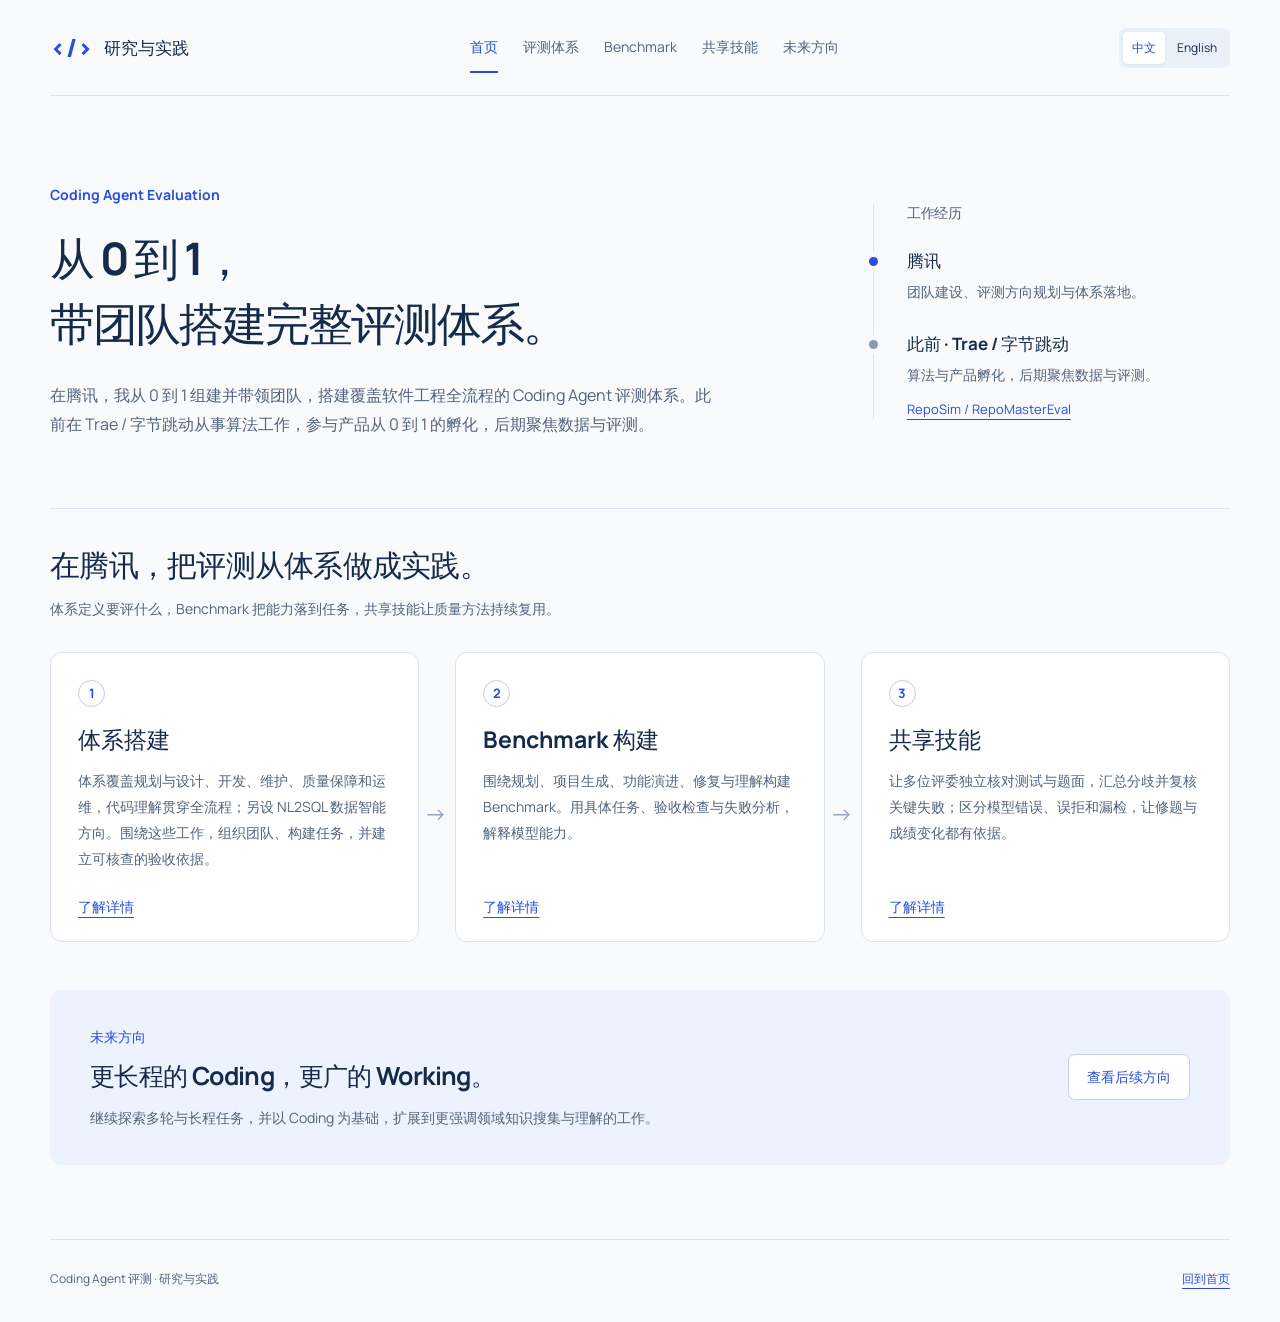
<file: index.html>
<!doctype html>
<html lang="zh-CN">
<head>
  <meta charset="utf-8">
  <meta name="viewport" content="width=device-width, initial-scale=1">
  <meta name="robots" content="noindex, nofollow, noarchive">
  <meta name="description" content="从 0 到 1 组建并带领团队，搭建完整 Coding Agent 评测体系，分享 Benchmark、评测集审核方法与后续研究方向。">
  <meta name="theme-color" content="#f8fafc">
  <title>Coding Agent 评测｜研究与实践</title>
  <link rel="icon" href="assets/favicon.svg" type="image/svg+xml">
  <link rel="stylesheet" href="assets/fonts.css">
  <link rel="stylesheet" href="styles.css?v=ddbe767b2425">
  <script src="content.js?v=cb17f337726a" defer></script>
  <script type="module" src="app.js?v=b49cee887493"></script>
</head>
<body data-page="home">
  <div id="site-header"><a class="skip-link" href="#main">跳到内容</a><header class="site-header wrap"><a class="wordmark" href="index.html"><span class="brand-symbol" aria-hidden="true">&lt;/&gt;</span>研究与实践</a><nav aria-label="主导航"><a href="index.html" aria-current="page">首页</a><a href="system.html" >评测体系</a><a href="benchmarks.html" >Benchmark</a><a href="skills.html" >共享技能</a><a href="future.html" >未来方向</a></nav><div class="language-switch" role="group" aria-label="选择语言"><button data-lang="zh" lang="zh-CN" aria-pressed="true">中文</button><button data-lang="en" lang="en" aria-pressed="false">English</button></div></header></div>
  <main id="main" class="wrap"><section class="home-intro"><div><p class="section-label">Coding Agent Evaluation</p><h1>从 0 到 1，
带团队搭建完整评测体系。</h1><p class="lead">在腾讯，我从 0 到 1 组建并带领团队，搭建覆盖软件工程全流程的 Coding Agent 评测体系。此前在 Trae / 字节跳动从事算法工作，参与产品从 0 到 1 的孵化，后期聚焦数据与评测。</p></div><aside class="experience" aria-label="工作经历"><h2>工作经历</h2><div class="experience-item"><span class="experience-dot" aria-hidden="true"></span><h3>腾讯</h3><p>团队建设、评测方向规划与体系落地。</p></div><div class="experience-item"><span class="experience-dot" aria-hidden="true"></span><h3>此前 · Trae / 字节跳动</h3><p>算法与产品孵化，后期聚焦数据与评测。</p><a class="small-link" href="benchmarks.html?group=trae">RepoSim / RepoMasterEval</a></div></aside></section><section class="home-path section-space"><div class="section-heading"><h2>在腾讯，把评测从体系做成实践。</h2><p>体系定义要评什么，Benchmark 把能力落到任务，共享技能让质量方法持续复用。</p></div><div class="path-grid"><article class="path-item"><span class="sequence">1</span><h3><a class="path-title" href="system.html">体系搭建</a></h3><p>体系覆盖规划与设计、开发、维护、质量保障和运维，代码理解贯穿全流程；另设 NL2SQL 数据智能方向。围绕这些工作，组织团队、构建任务，并建立可核查的验收依据。</p><a class="path-link" href="system.html">了解详情</a><span class="flow-arrow" aria-hidden="true">→</span></article><article class="path-item"><span class="sequence">2</span><h3><a class="path-title" href="benchmarks.html">Benchmark 构建</a></h3><p>围绕规划、项目生成、功能演进、修复与理解构建 Benchmark。用具体任务、验收检查与失败分析，解释模型能力。</p><a class="path-link" href="benchmarks.html">了解详情</a><span class="flow-arrow" aria-hidden="true">→</span></article><article class="path-item"><span class="sequence">3</span><h3><a class="path-title" href="skills.html">共享技能</a></h3><p>让多位评委独立核对测试与题面，汇总分歧并复核关键失败；区分模型错误、误拒和漏检，让修题与成绩变化都有依据。</p><a class="path-link" href="skills.html">了解详情</a></article></div></section><section class="future-teaser"><div><p class="section-label">未来方向</p><h2>更长程的 Coding，更广的 Working。</h2><p>继续探索多轮与长程任务，并以 Coding 为基础，扩展到更强调领域知识搜集与理解的工作。</p></div><a class="button" href="future.html">查看后续方向</a></section></main>
  <div id="site-footer"><footer class="site-footer wrap"><p>Coding Agent 评测 · 研究与实践</p><a class="text-link" href="index.html">回到首页</a></footer></div>
</body>
</html>
</file>
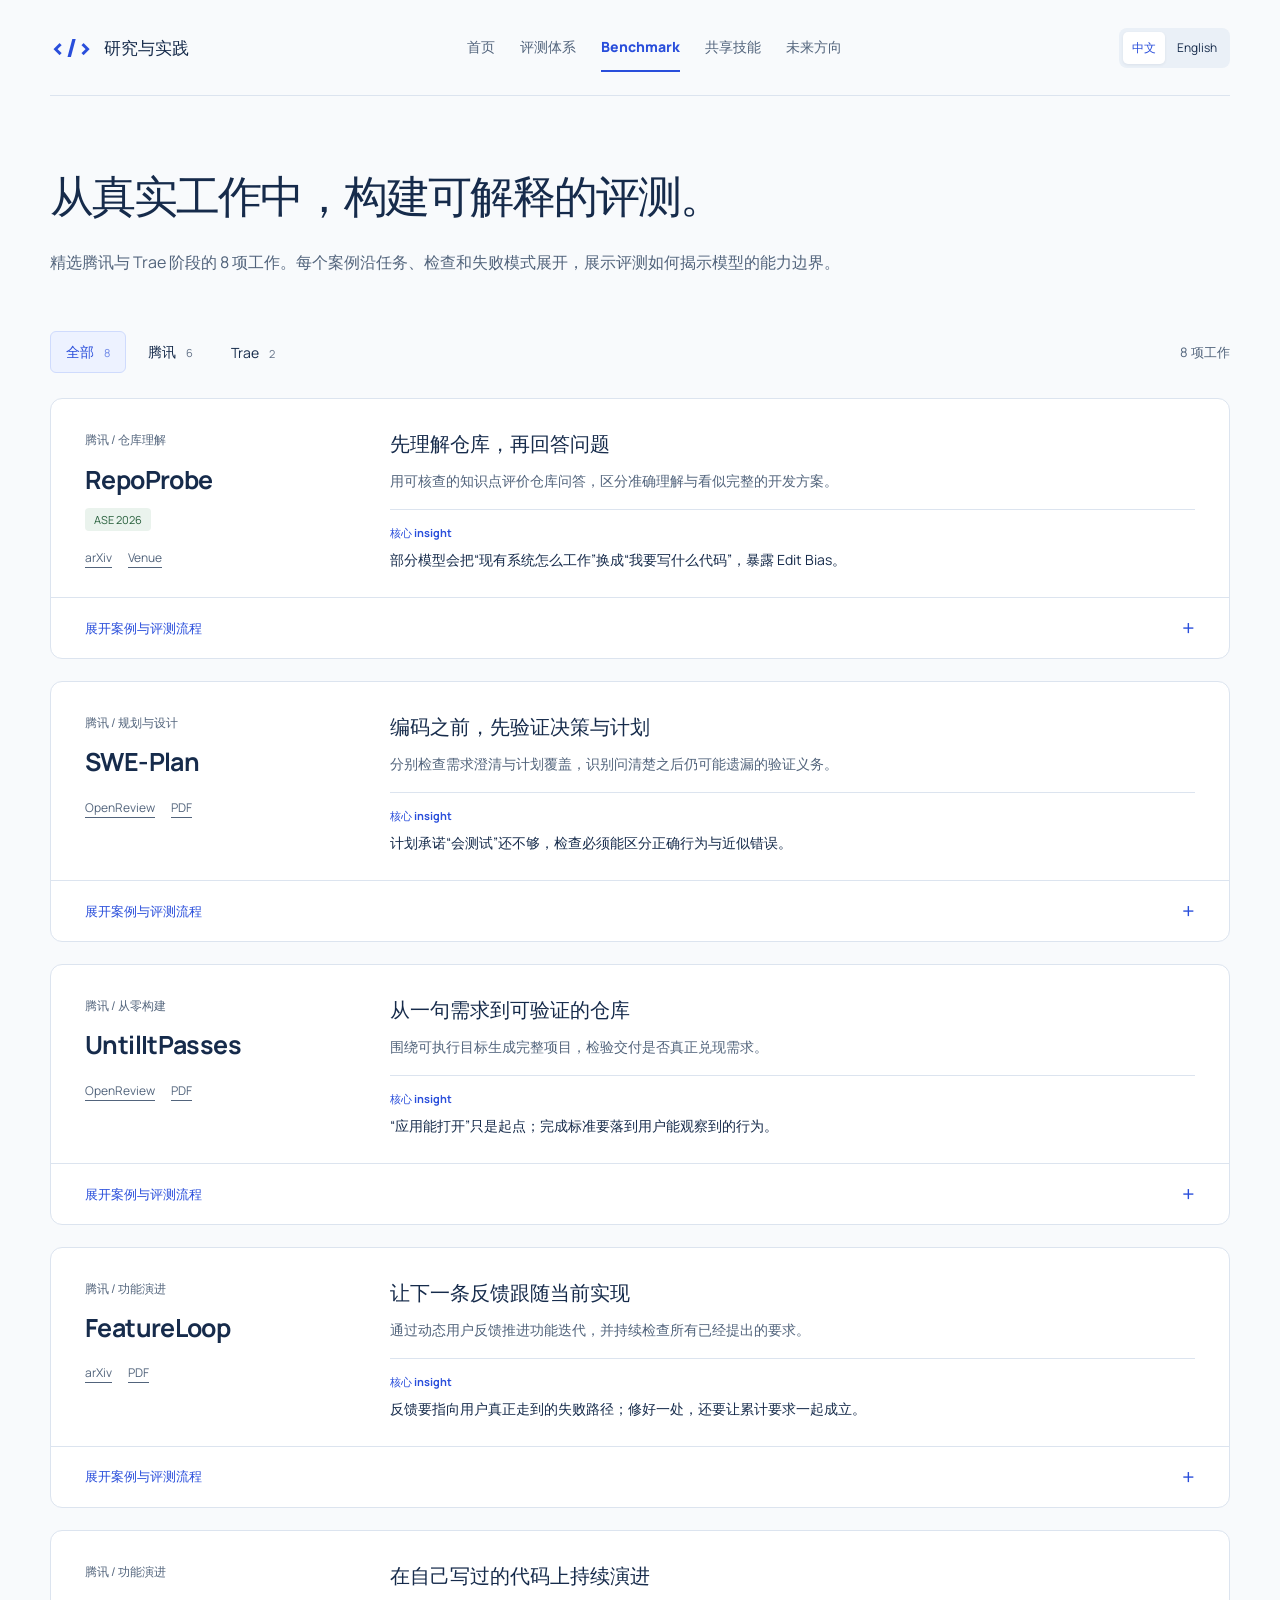
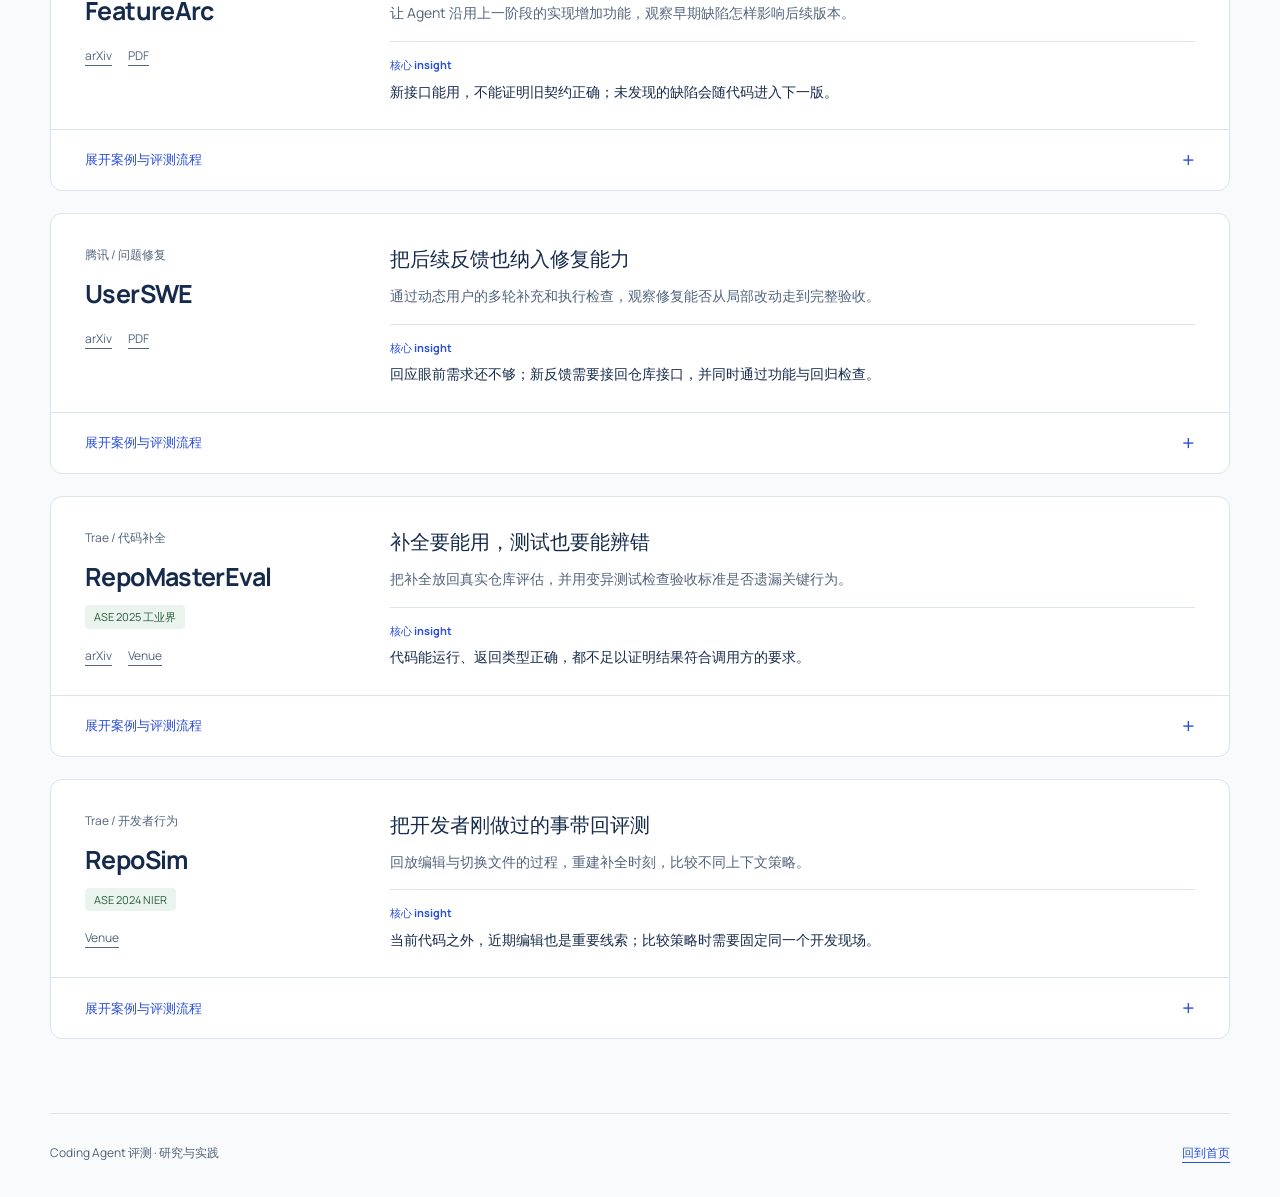
<file: benchmarks.html>
<!doctype html>
<html lang="zh-CN">
<head>
  <meta charset="utf-8">
  <meta name="viewport" content="width=device-width, initial-scale=1">
  <meta name="robots" content="noindex, nofollow, noarchive">
  <meta name="description" content="从 0 到 1 组建并带领团队，搭建完整 Coding Agent 评测体系，分享 Benchmark、评测集审核方法与后续研究方向。">
  <meta name="theme-color" content="#f8fafc">
  <title>Benchmark 构建 | 研究与实践</title>
  <link rel="icon" href="assets/favicon.svg" type="image/svg+xml">
  <link rel="stylesheet" href="assets/fonts.css">
  <link rel="stylesheet" href="styles.css?v=ddbe767b2425">
  <script src="content.js?v=cb17f337726a" defer></script>
  <script type="module" src="app.js?v=b49cee887493"></script>
</head>
<body data-page="benchmarks">
  <div id="site-header"><a class="skip-link" href="#main">跳到内容</a><header class="site-header wrap"><a class="wordmark" href="index.html"><span class="brand-symbol" aria-hidden="true">&lt;/&gt;</span>研究与实践</a><nav aria-label="主导航"><a href="index.html" >首页</a><a href="system.html" >评测体系</a><a href="benchmarks.html" aria-current="page">Benchmark</a><a href="skills.html" >共享技能</a><a href="future.html" >未来方向</a></nav><div class="language-switch" role="group" aria-label="选择语言"><button data-lang="zh" lang="zh-CN" aria-pressed="true">中文</button><button data-lang="en" lang="en" aria-pressed="false">English</button></div></header></div>
  <main id="main" class="wrap"><header class="page-intro"><h1>从真实工作中，构建可解释的评测。</h1><p class="lead">精选腾讯与 Trae 阶段的 8 项工作。每个案例沿任务、检查和失败模式展开，展示评测如何揭示模型的能力边界。</p></header><section class="benchmark-section"><div class="research-toolbar"><div class="filters" role="group" aria-label="按经历筛选工作"><button data-filter="all" aria-pressed="true">全部<span>8</span></button><button data-filter="tencent" aria-pressed="false">腾讯<span>6</span></button><button data-filter="trae" aria-pressed="false">Trae<span>2</span></button></div><p id="filter-status" role="status">8 项工作</p></div><div class="paper-list"><article class="paper" id="paper-repoprobe" data-group="tencent" ><div class="paper-main"><div class="paper-identity"><p class="paper-category">腾讯 / 仓库理解</p><h2>RepoProbe</h2><span class="venue">ASE 2026</span><div class="paper-links"><a href="https://arxiv.org/abs/2608.04783" target="_blank" rel="noreferrer">arXiv</a><a href="https://conf.researchr.org/details/ase-2026/ase-2026-research-track/156/RepoProbe-Benchmarking-Architecture-Aware-Repository-Comprehension-with-Checklists" target="_blank" rel="noreferrer">Venue</a></div></div><div class="paper-summary"><h3>先理解仓库，再回答问题</h3><p>用可核查的知识点评价仓库问答，区分准确理解与看似完整的开发方案。</p><p class="insight"><strong>核心 insight</strong>部分模型会把“现有系统怎么工作”换成“我要写什么代码”，暴露 Edit Bias。</p></div></div><details class="case" ><summary>展开案例与评测流程<span aria-hidden="true">+</span></summary><div class="case-content"><p class="case-origin">真实题目 Apollo-1 · 候选回答为教学构造</p><div class="case-request"><strong>用户要完成什么</strong><p>用户想用 Apollo 的游戏 ID 制作启动链接，猜测数字 ID 来自客户端，并把应用 UUID 归于 Sunshine：这些标识实际如何生成、能否稳定使用？</p></div><ol class="case-steps"><li><span class="sequence">1</span><h4>回答偏向新增功能</h4><p>教学候选直接提出新增持久 ID、修改加载逻辑，却没有解释用户正在使用的标识。</p></li><li><span class="sequence">2</span><h4>把参考事实拆成检查项</h4><p>查仓库后逐项核对：应用 UUID 属于 Apollo；数字 ID 由主机在加载时按名称与图片计算；数字 ID 可变，而持久 UUID 用于稳定识别。</p></li><li><span class="sequence">3</span><h4>失败：用开发动作替代理解</h4><p>只写新功能计划，没有覆盖上述事实，就不能通过这些知识项。先理解再简洁回答；修改代码这个动作本身不额外扣分。</p></li></ol><div class="case-conclusion"><p><strong>这一例说明</strong>评测需要区分任务偏移和知识遗漏，给出能指导改进的反馈。</p><a href="https://github.com/Tencent-Hunyuan/RepoProbe/blob/5ac4212c5e26f9d0104d16f379cff727d9c35a1e/dataset/Apollo.csv" target="_blank" rel="noreferrer">案例依据</a></div></div></details></article><article class="paper" id="paper-swe-plan" data-group="tencent" ><div class="paper-main"><div class="paper-identity"><p class="paper-category">腾讯 / 规划与设计</p><h2>SWE-Plan</h2><div class="paper-links"><a href="https://openreview.net/forum?id=5DaGkXBgC8" target="_blank" rel="noreferrer">OpenReview</a><a href="https://openreview.net/pdf?id=5DaGkXBgC8" target="_blank" rel="noreferrer">PDF</a></div></div><div class="paper-summary"><h3>编码之前，先验证决策与计划</h3><p>分别检查需求澄清与计划覆盖，识别问清楚之后仍可能遗漏的验证义务。</p><p class="insight"><strong>核心 insight</strong>计划承诺“会测试”还不够，检查必须能区分正确行为与近似错误。</p></div></div><details class="case" ><summary>展开案例与评测流程<span aria-hidden="true">+</span></summary><div class="case-content"><p class="case-origin">论文真实案例 · Gunicorn 计划评测</p><div class="case-request"><strong>用户要完成什么</strong><p>清理剩余请求体时遇到 TLS 读取错误：应该在哪处理、何时停止？</p></div><ol class="case-steps"><li><span class="sequence">1</span><h4>先看模型如何澄清</h4><p>模型问清处理范围与终止策略，并在计划中承诺遇错不重试。</p></li><li><span class="sequence">2</span><h4>再检查计划能否验收</h4><p>对照读取序列和调用次数要求，只写“不抛异常”仍允许错误重试后再退出。</p></li><li><span class="sequence">3</span><h4>失败：验证缺乏区分力</h4><p>意图正确、文字完整，也可能漏掉关键检查。需把退出时机写成可核对的验证义务。</p></li></ol><div class="case-conclusion"><p><strong>这一例说明</strong>澄清质量与规划质量需要分开评估。</p><a href="https://openreview.net/pdf?id=5DaGkXBgC8#page=36" target="_blank" rel="noreferrer">案例依据</a></div></div></details></article><article class="paper" id="paper-untilitpasses" data-group="tencent" ><div class="paper-main"><div class="paper-identity"><p class="paper-category">腾讯 / 从零构建</p><h2>UntilItPasses</h2><div class="paper-links"><a href="https://openreview.net/forum?id=Y26W2jQhlL" target="_blank" rel="noreferrer">OpenReview</a><a href="https://openreview.net/pdf?id=Y26W2jQhlL" target="_blank" rel="noreferrer">PDF</a></div></div><div class="paper-summary"><h3>从一句需求到可验证的仓库</h3><p>围绕可执行目标生成完整项目，检验交付是否真正兑现需求。</p><p class="insight"><strong>核心 insight</strong>“应用能打开”只是起点；完成标准要落到用户能观察到的行为。</p></div></div><details class="case" ><summary>展开案例与评测流程<span aria-hidden="true">+</span></summary><div class="case-content"><p class="case-origin">方法示意 · 待办应用与结果为教学构造</p><div class="case-request"><strong>用户要完成什么</strong><p>做一个待办应用，支持新增、标记完成，以及查看已完成和未完成任务。</p></div><ol class="case-steps"><li><span class="sequence">1</span><h4>看起来已经完成</h4><p>示例 Agent 做出了筛选按钮，点击后样式变化，但列表仍显示所有任务。</p></li><li><span class="sequence">2</span><h4>用用户操作检查</h4><p>创建一条已完成、一条未完成任务，再切换筛选。预期只显示对应任务，实际列表没有变化。</p></li><li><span class="sequence">3</span><h4>失败：按钮响应替代了功能</h4><p>缺口在筛选状态到列表结果的数据流。修复后，还要重新检查新增、完成与筛选的联动。</p></li></ol><div class="case-conclusion"><p><strong>这一例说明</strong>交付证据来自约定行为，不能只看页面外观或完成声明。</p><a href="https://openreview.net/forum?id=Y26W2jQhlL" target="_blank" rel="noreferrer">案例依据</a></div></div></details></article><article class="paper" id="paper-featureloop" data-group="tencent" ><div class="paper-main"><div class="paper-identity"><p class="paper-category">腾讯 / 功能演进</p><h2>FeatureLoop</h2><div class="paper-links"><a href="https://arxiv.org/abs/2610.35488" target="_blank" rel="noreferrer">arXiv</a><a href="https://arxiv.org/pdf/2610.35488" target="_blank" rel="noreferrer">PDF</a></div></div><div class="paper-summary"><h3>让下一条反馈跟随当前实现</h3><p>通过动态用户反馈推进功能迭代，并持续检查所有已经提出的要求。</p><p class="insight"><strong>核心 insight</strong>反馈要指向用户真正走到的失败路径；修好一处，还要让累计要求一起成立。</p></div></div><details class="case" ><summary>展开案例与评测流程<span aria-hidden="true">+</span></summary><div class="case-content"><p class="case-origin">论文任务改编 · 通过与失败轨迹为教学示意</p><div class="case-request"><strong>用户要完成什么</strong><p>从父图形创建相连的子图形；拖动任一端时，连线也要跟随。</p></div><ol class="case-steps"><li><span class="sequence">1</span><h4>第一版能创建连接</h4><p>示例实现完成了创建、绑定与保存，但只在创建时计算可见连线路径。</p></li><li><span class="sequence">2</span><h4>拖动之后再检查</h4><p>移动子图形，预期连线端点和路径一起更新；示例中图形移动了，线仍停在旧位置。</p></li><li><span class="sequence">3</span><h4>失败：自查漏掉操作路径</h4><p>反馈指出具体拖拽问题，引导修正更新逻辑；之后重查拖动、创建、绑定与保存，避免局部修好却破坏旧能力。</p></li></ol><div class="case-conclusion"><p><strong>这一例说明</strong>当前实现决定下一条反馈，累计检查决定当前阶段是否完成。</p><a href="https://arxiv.org/html/2610.35488v2#A2.SS2" target="_blank" rel="noreferrer">案例依据</a></div></div></details></article><article class="paper" id="paper-featurearc" data-group="tencent" ><div class="paper-main"><div class="paper-identity"><p class="paper-category">腾讯 / 功能演进</p><h2>FeatureArc</h2><div class="paper-links"><a href="https://arxiv.org/abs/2610.37434" target="_blank" rel="noreferrer">arXiv</a><a href="https://arxiv.org/pdf/2610.37434" target="_blank" rel="noreferrer">PDF</a></div></div><div class="paper-summary"><h3>在自己写过的代码上持续演进</h3><p>让 Agent 沿用上一阶段的实现增加功能，观察早期缺陷怎样影响后续版本。</p><p class="insight"><strong>核心 insight</strong>新接口能用，不能证明旧契约正确；未发现的缺陷会随代码进入下一版。</p></div></div><details class="case" ><summary>展开案例与评测流程<span aria-hidden="true">+</span></summary><div class="case-content"><p class="case-origin">论文接口链改编 · 等待缺陷为教学设定</p><div class="case-request"><strong>用户要完成什么</strong><p>从启动任务，逐步增加等待完成与文件输入能力。</p></div><ol class="case-steps"><li><span class="sequence">1</span><h4>新增等待接口</h4><p>示例 Agent 拿到任务 ID 后就结束等待，却没有确认后台任务是否完成。</p></li><li><span class="sequence">2</span><h4>对照任务实际状态</h4><p>等待结束时，任务应已完成；示例中任务仍在运行，暴露了“启动”与“完成”的混淆。</p></li><li><span class="sequence">3</span><h4>失败延续到下一版</h4><p>随后文件上传可用了，等待缺陷仍保留在同一份代码里，最终完整功能检查依然失败。</p></li></ol><div class="case-conclusion"><p><strong>这一例说明</strong>持续演进要验证早期与新增契约在最终版本中同时成立。</p><a href="https://arxiv.org/html/2610.37434v1#S5.SS2" target="_blank" rel="noreferrer">案例依据</a></div></div></details></article><article class="paper" id="paper-userswe" data-group="tencent" ><div class="paper-main"><div class="paper-identity"><p class="paper-category">腾讯 / 问题修复</p><h2>UserSWE</h2><div class="paper-links"><a href="https://arxiv.org/abs/2610.29822" target="_blank" rel="noreferrer">arXiv</a><a href="https://arxiv.org/pdf/2610.29822" target="_blank" rel="noreferrer">PDF</a></div></div><div class="paper-summary"><h3>把后续反馈也纳入修复能力</h3><p>通过动态用户的多轮补充和执行检查，观察修复能否从局部改动走到完整验收。</p><p class="insight"><strong>核心 insight</strong>回应眼前需求还不够；新反馈需要接回仓库接口，并同时通过功能与回归检查。</p></div></div><details class="case" ><summary>展开案例与评测流程<span aria-hidden="true">+</span></summary><div class="case-content"><p class="case-origin">论文报告的三轮日期 API 会话改写</p><div class="case-request"><strong>用户要完成什么</strong><p>日期对象无法序列化到 JSON，用户希望可以返回字符串，随后补充格式要求。</p></div><ol class="case-steps"><li><span class="sequence">1</span><h4>第一轮解决了局部问题</h4><p>Agent 增加固定格式的字符串输出，回应了序列化需求，但完整功能验收仍未通过。</p></li><li><span class="sequence">2</span><h4>第二轮暴露接口错位</h4><p>输出格式变得可选，所需的参数入口却仍不被接受；功能验收继续失败，回归检查保持通过。</p></li><li><span class="sequence">3</span><h4>第三轮把接口接通</h4><p>Agent 将格式参数贯通相关日期 API，并保留省略参数时的旧行为；功能与回归检查最终均通过。</p></li></ol><div class="case-conclusion"><p><strong>这一例说明</strong>失败在需求覆盖与接口对齐；多轮评测能看到 Agent 如何吸收新线索并完成修复。</p><a href="https://arxiv.org/html/2610.29822v1#A5.SS2" target="_blank" rel="noreferrer">案例依据</a></div></div></details></article><article class="paper" id="paper-repomastereval" data-group="trae" ><div class="paper-main"><div class="paper-identity"><p class="paper-category">Trae / 代码补全</p><h2>RepoMasterEval</h2><span class="venue">ASE 2025 工业界</span><div class="paper-links"><a href="https://arxiv.org/abs/2408.03519" target="_blank" rel="noreferrer">arXiv</a><a href="https://conf.researchr.org/details/ase-2025/ase-2025-industry-showcase/50/RepoMasterEval-Evaluating-Code-Completion-via-Real-World-Repositories" target="_blank" rel="noreferrer">Venue</a></div></div><div class="paper-summary"><h3>补全要能用，测试也要能辨错</h3><p>把补全放回真实仓库评估，并用变异测试检查验收标准是否遗漏关键行为。</p><p class="insight"><strong>核心 insight</strong>代码能运行、返回类型正确，都不足以证明结果符合调用方的要求。</p></div></div><details class="case" ><summary>展开案例与评测流程<span aria-hidden="true">+</span></summary><div class="case-content"><p class="case-origin">论文 Raven 目标函数 · 输入、候选与检查为教学构造</p><div class="case-request"><strong>用户要完成什么</strong><p>补齐依赖提取逻辑，返回标记内部的依赖名。</p></div><ol class="case-steps"><li><span class="sequence">1</span><h4>匹配到了错误的返回内容</h4><p>教学候选找到了依赖标记，却把外层分隔符一起返回，交付的不是调用方需要的名称。</p></li><li><span class="sequence">2</span><h4>比较具体期望与实际结果</h4><p>独立教学检查对比完整返回值，识别出多余标记；正式评测还需插回仓库并通过全部相关测试。</p></li><li><span class="sequence">3</span><h4>失败还可能被弱测试掩盖</h4><p>若只检查“返回列表”，错误结果也会通过。用故意改错的变体找到盲点，再补强内容断言。</p></li></ol><div class="case-conclusion"><p><strong>这一例说明</strong>补全能力与测试区分力都要验证，才能避免把漏检误当成正确。</p><a href="https://arxiv.org/pdf/2408.03519v2#page=4" target="_blank" rel="noreferrer">案例依据</a></div></div></details></article><article class="paper" id="paper-reposim" data-group="trae" ><div class="paper-main"><div class="paper-identity"><p class="paper-category">Trae / 开发者行为</p><h2>RepoSim</h2><span class="venue">ASE 2024 NIER</span><div class="paper-links"><a href="https://conf.researchr.org/details/ase-2024/ase-2024-nier-track/17/RepoSim-Evaluating-Prompt-Strategies-for-Code-Completion-via-User-Behavior-Simulatio" target="_blank" rel="noreferrer">Venue</a></div></div><div class="paper-summary"><h3>把开发者刚做过的事带回评测</h3><p>回放编辑与切换文件的过程，重建补全时刻，比较不同上下文策略。</p><p class="insight"><strong>核心 insight</strong>当前代码之外，近期编辑也是重要线索；比较策略时需要固定同一个开发现场。</p></div></div><details class="case" ><summary>展开案例与评测流程<span aria-hidden="true">+</span></summary><div class="case-content"><p class="case-origin">方法教学示例 · 改名与候选非论文逐例轨迹</p><div class="case-request"><strong>用户要完成什么</strong><p>开发者刚改了配置字段名，切到另一文件后请求补全。</p></div><ol class="case-steps"><li><span class="sequence">1</span><h4>恢复模型当时的现场</h4><p>回放改名、切文件和光标位置，各策略面对同一任务，只改变提示中提供的上下文。</p></li><li><span class="sequence">2</span><h4>检查补全是否跟上变更</h4><p>教学候选仍使用旧字段名，与记录片段不匹配；另一候选使用新名称，与参考一致。</p></li><li><span class="sequence">3</span><h4>失败：输出沿用了旧状态</h4><p>需要检查相关编辑是否被提供、是否被正确利用。文本匹配只说明参考一致性，不等于功能正确或用户接受。</p></li></ol><div class="case-conclusion"><p><strong>这一例说明</strong>回放让时间上下文可以被公平比较，策略结论仍需来自同一批任务的整体结果。</p><a href="https://chao-peng.github.io/publication/ase24nier/ase24nier.pdf#page=3" target="_blank" rel="noreferrer">案例依据</a></div></div></details></article></div></section></main>
  <div id="site-footer"><footer class="site-footer wrap"><p>Coding Agent 评测 · 研究与实践</p><a class="text-link" href="index.html">回到首页</a></footer></div>
</body>
</html>
</file>
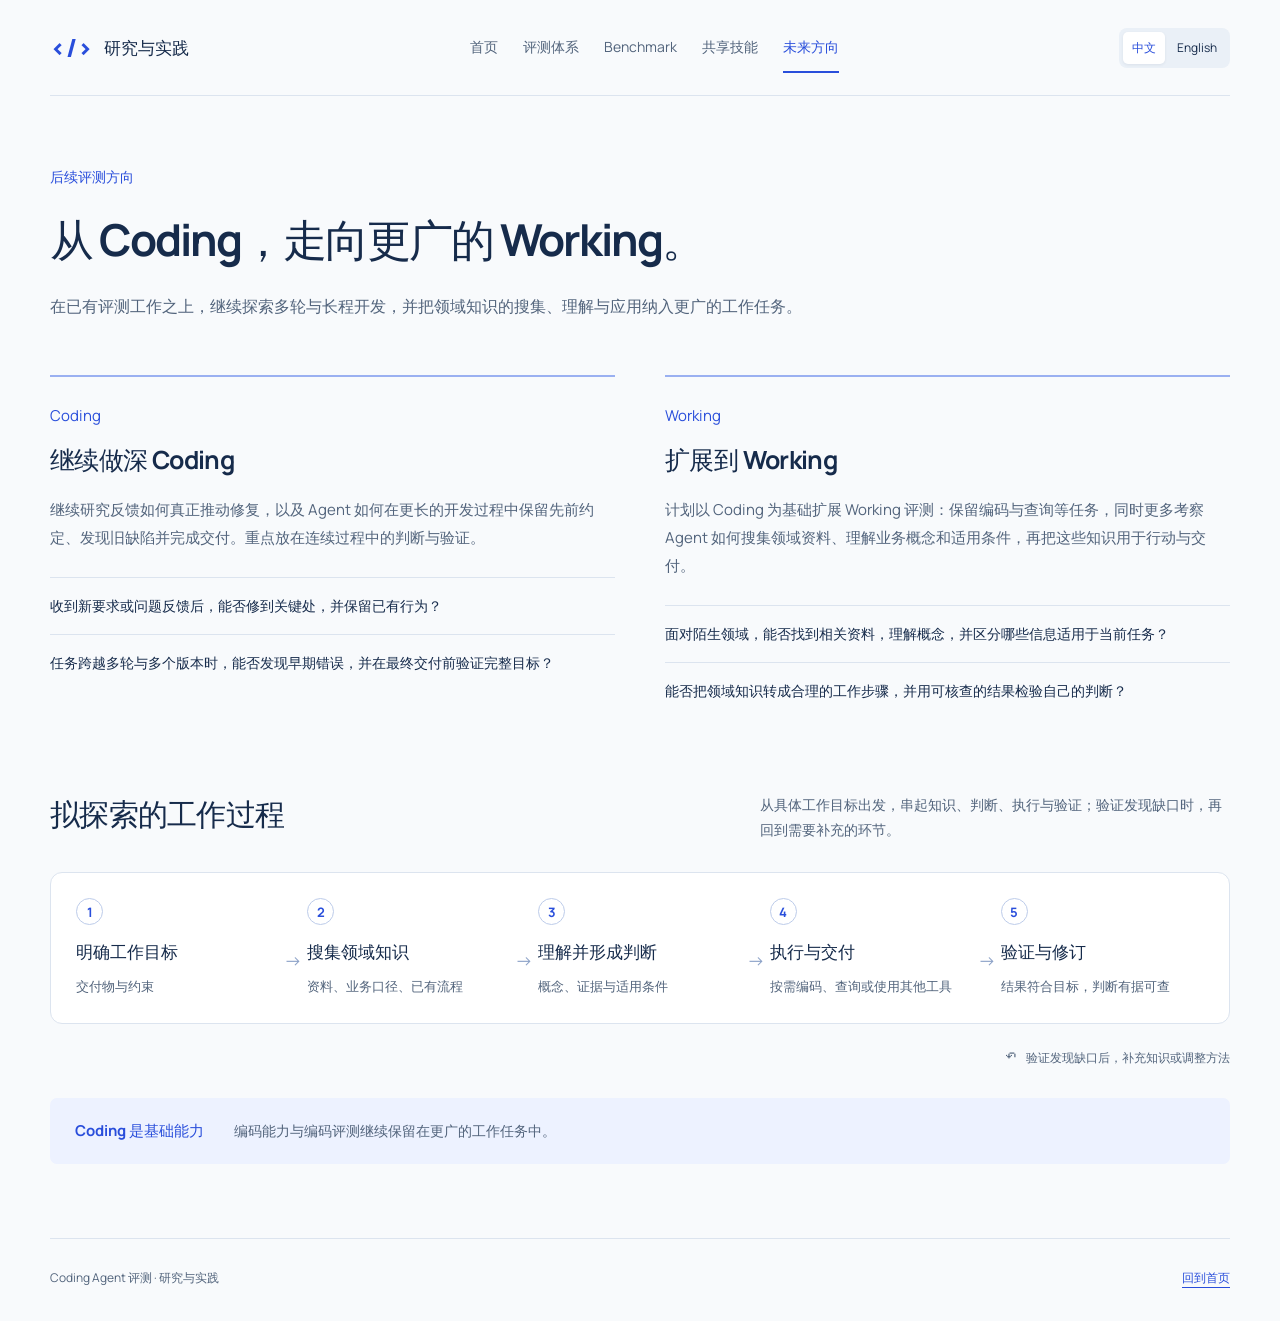
<file: future.html>
<!doctype html>
<html lang="zh-CN">
<head>
  <meta charset="utf-8">
  <meta name="viewport" content="width=device-width, initial-scale=1">
  <meta name="robots" content="noindex, nofollow, noarchive">
  <meta name="description" content="从 0 到 1 组建并带领团队，搭建完整 Coding Agent 评测体系，分享 Benchmark、评测集审核方法与后续研究方向。">
  <meta name="theme-color" content="#f8fafc">
  <title>未来方向 | 研究与实践</title>
  <link rel="icon" href="assets/favicon.svg" type="image/svg+xml">
  <link rel="stylesheet" href="assets/fonts.css">
  <link rel="stylesheet" href="styles.css?v=ddbe767b2425">
  <script src="content.js?v=cb17f337726a" defer></script>
  <script type="module" src="app.js?v=b49cee887493"></script>
</head>
<body data-page="future">
  <div id="site-header"><a class="skip-link" href="#main">跳到内容</a><header class="site-header wrap"><a class="wordmark" href="index.html"><span class="brand-symbol" aria-hidden="true">&lt;/&gt;</span>研究与实践</a><nav aria-label="主导航"><a href="index.html" >首页</a><a href="system.html" >评测体系</a><a href="benchmarks.html" >Benchmark</a><a href="skills.html" >共享技能</a><a href="future.html" aria-current="page">未来方向</a></nav><div class="language-switch" role="group" aria-label="选择语言"><button data-lang="zh" lang="zh-CN" aria-pressed="true">中文</button><button data-lang="en" lang="en" aria-pressed="false">English</button></div></header></div>
  <main id="main" class="wrap"><header class="page-intro"><p class="section-label">后续评测方向</p><h1>从 Coding，走向更广的 Working。</h1><p class="lead">在已有评测工作之上，继续探索多轮与长程开发，并把领域知识的搜集、理解与应用纳入更广的工作任务。</p></header><section class="directions-grid"><article class="direction"><p class="direction-label">Coding</p><h2>继续做深 Coding</h2><p>继续研究反馈如何真正推动修复，以及 Agent 如何在更长的开发过程中保留先前约定、发现旧缺陷并完成交付。重点放在连续过程中的判断与验证。</p><ul><li>收到新要求或问题反馈后，能否修到关键处，并保留已有行为？</li><li>任务跨越多轮与多个版本时，能否发现早期错误，并在最终交付前验证完整目标？</li></ul></article><article class="direction"><p class="direction-label">Working</p><h2>扩展到 Working</h2><p>计划以 Coding 为基础扩展 Working 评测：保留编码与查询等任务，同时更多考察 Agent 如何搜集领域资料、理解业务概念和适用条件，再把这些知识用于行动与交付。</p><ul><li>面对陌生领域，能否找到相关资料，理解概念，并区分哪些信息适用于当前任务？</li><li>能否把领域知识转成合理的工作步骤，并用可核查的结果检验自己的判断？</li></ul></article></section><section class="section-space working-process"><div class="section-heading"><h2>拟探索的工作过程</h2><p>从具体工作目标出发，串起知识、判断、执行与验证；验证发现缺口时，再回到需要补充的环节。</p></div><ol class="working-flow"><li><span class="sequence">1</span><h3>明确工作目标</h3><p>交付物与约束</p><span class="flow-arrow" aria-hidden="true">→</span></li><li><span class="sequence">2</span><h3>搜集领域知识</h3><p>资料、业务口径、已有流程</p><span class="flow-arrow" aria-hidden="true">→</span></li><li><span class="sequence">3</span><h3>理解并形成判断</h3><p>概念、证据与适用条件</p><span class="flow-arrow" aria-hidden="true">→</span></li><li><span class="sequence">4</span><h3>执行与交付</h3><p>按需编码、查询或使用其他工具</p><span class="flow-arrow" aria-hidden="true">→</span></li><li><span class="sequence">5</span><h3>验证与修订</h3><p>结果符合目标，判断有据可查</p></li></ol><p class="working-loop"><span aria-hidden="true">↶</span>验证发现缺口后，补充知识或调整方法</p><div class="foundation"><strong>Coding 是基础能力</strong><p>编码能力与编码评测继续保留在更广的工作任务中。</p></div></section></main>
  <div id="site-footer"><footer class="site-footer wrap"><p>Coding Agent 评测 · 研究与实践</p><a class="text-link" href="index.html">回到首页</a></footer></div>
</body>
</html>
</file>
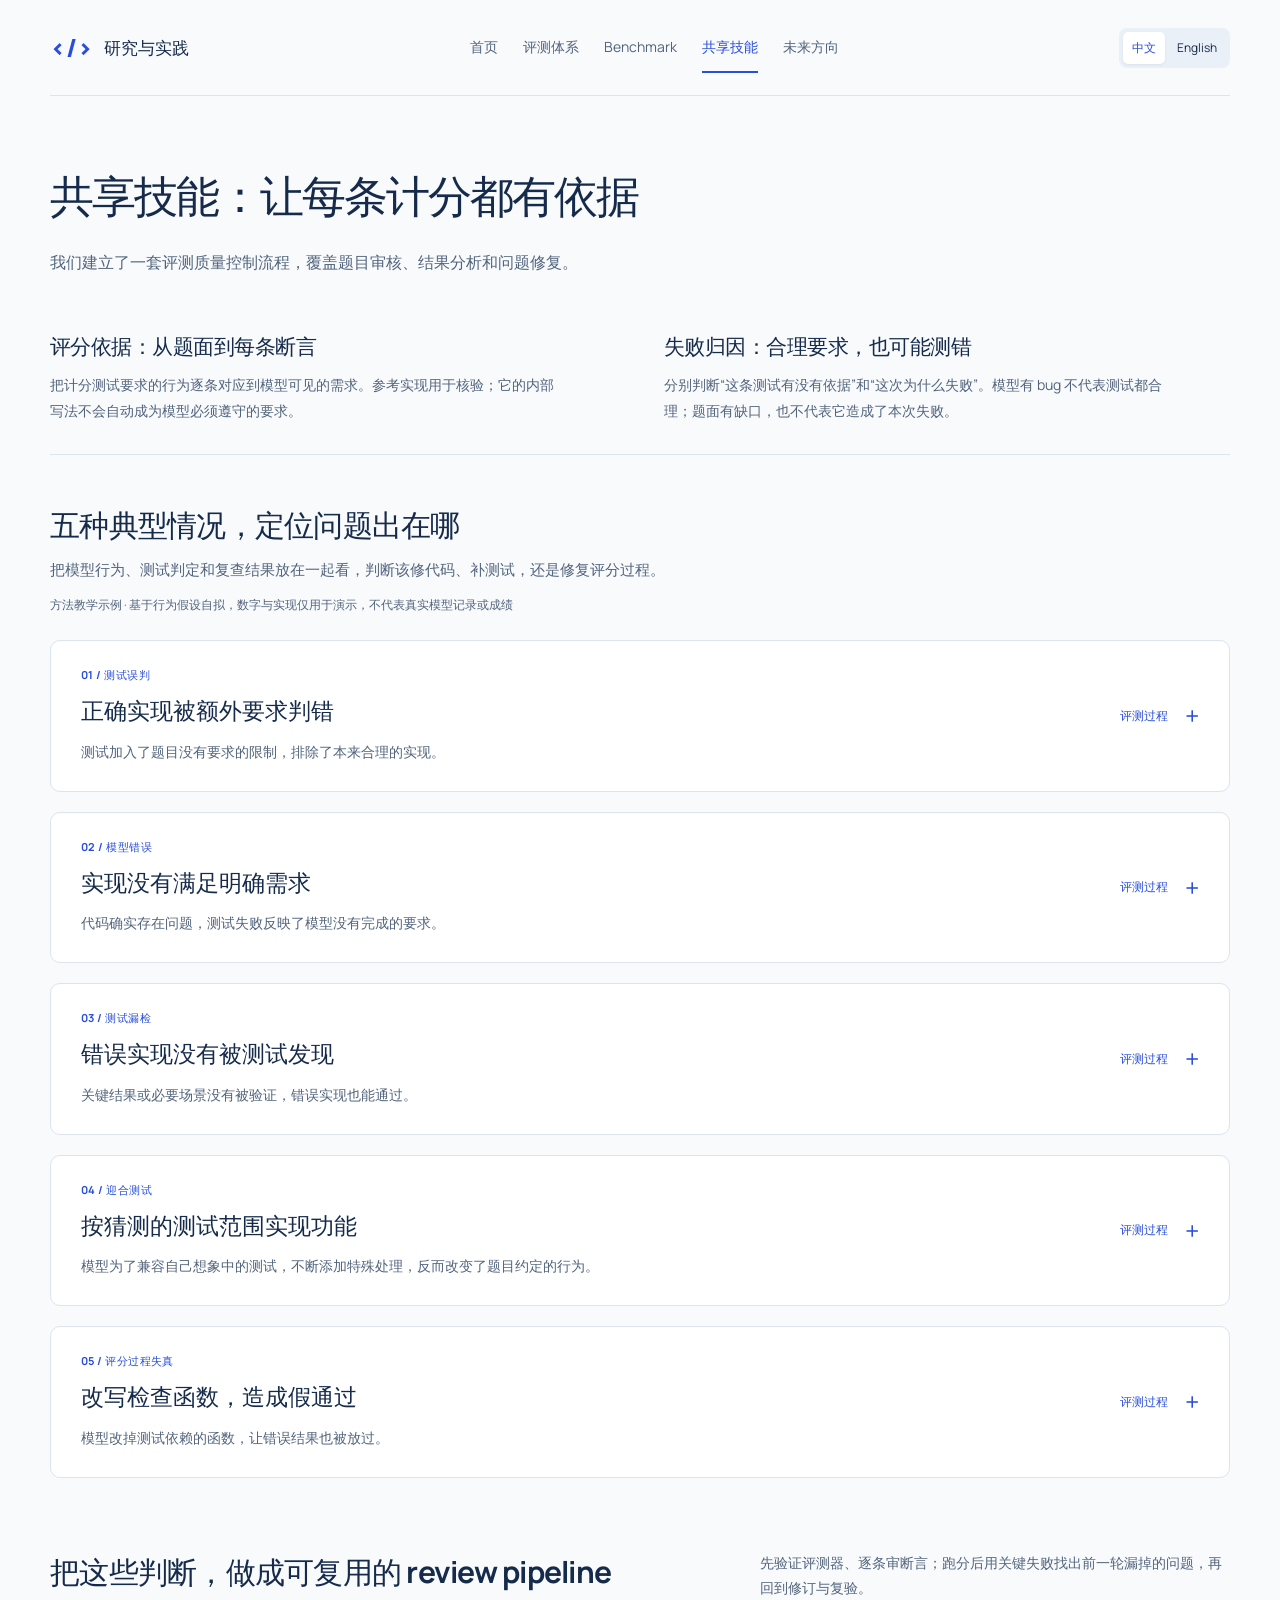
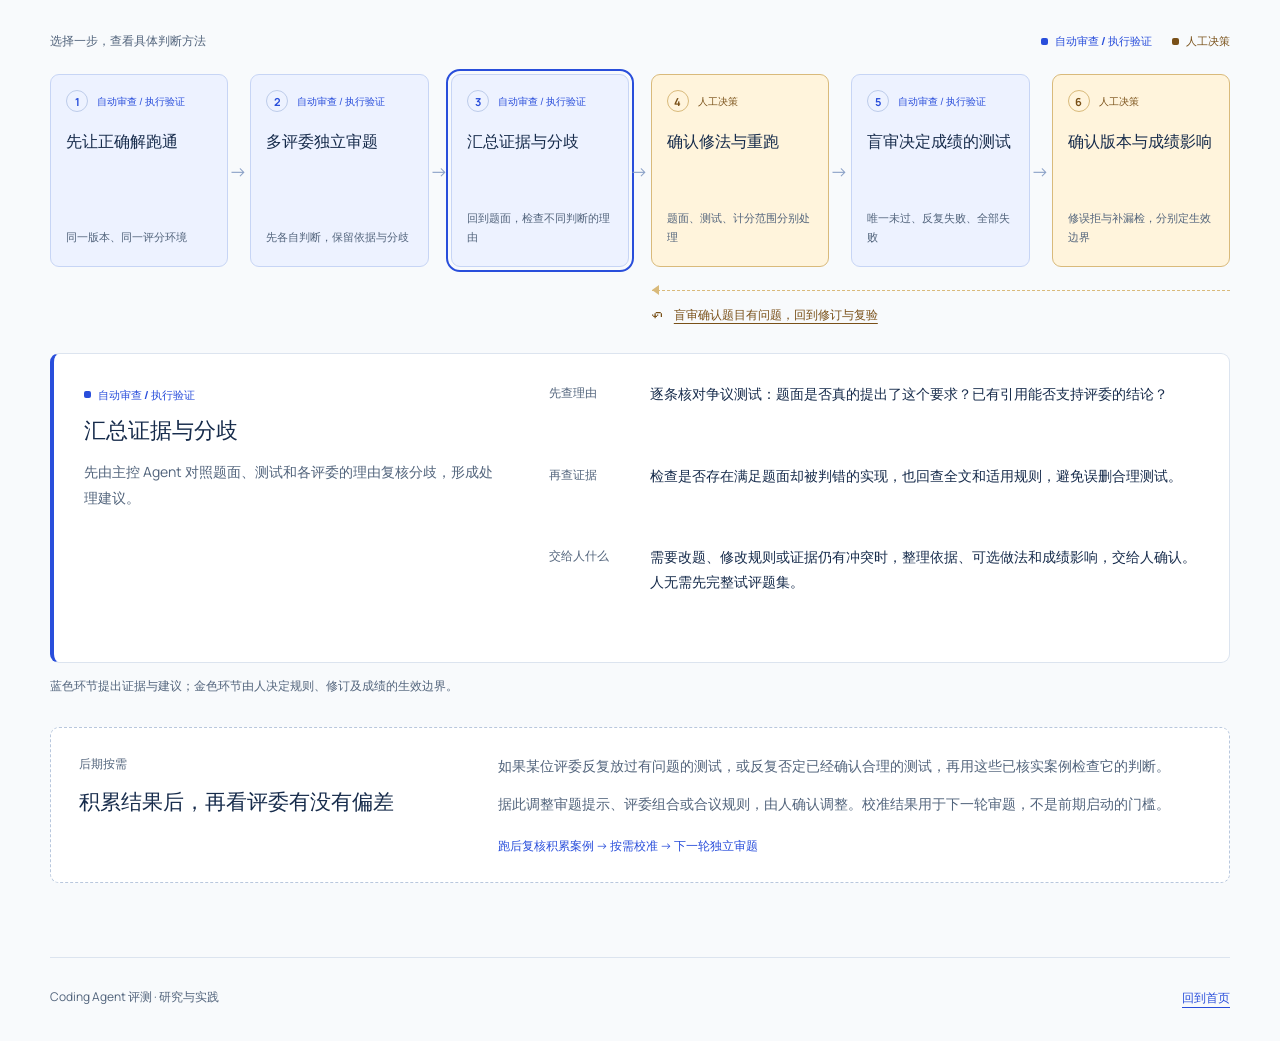
<file: skills.html>
<!doctype html>
<html lang="zh-CN">
<head>
  <meta charset="utf-8">
  <meta name="viewport" content="width=device-width, initial-scale=1">
  <meta name="robots" content="noindex, nofollow, noarchive">
  <meta name="description" content="从 0 到 1 组建并带领团队，搭建完整 Coding Agent 评测体系，分享 Benchmark、评测集审核方法与后续研究方向。">
  <meta name="theme-color" content="#f8fafc">
  <title>共享技能 | 研究与实践</title>
  <link rel="icon" href="assets/favicon.svg" type="image/svg+xml">
  <link rel="stylesheet" href="assets/fonts.css">
  <link rel="stylesheet" href="styles.css?v=ddbe767b2425">
  <script src="content.js?v=cb17f337726a" defer></script>
  <script type="module" src="app.js?v=b49cee887493"></script>
</head>
<body data-page="skills">
  <div id="site-header"><a class="skip-link" href="#main">跳到内容</a><header class="site-header wrap"><a class="wordmark" href="index.html"><span class="brand-symbol" aria-hidden="true">&lt;/&gt;</span>研究与实践</a><nav aria-label="主导航"><a href="index.html" >首页</a><a href="system.html" >评测体系</a><a href="benchmarks.html" >Benchmark</a><a href="skills.html" aria-current="page">共享技能</a><a href="future.html" >未来方向</a></nav><div class="language-switch" role="group" aria-label="选择语言"><button data-lang="zh" lang="zh-CN" aria-pressed="true">中文</button><button data-lang="en" lang="en" aria-pressed="false">English</button></div></header></div>
  <main id="main" class="wrap"><header class="page-intro"><h1>共享技能：让每条计分都有依据</h1><p class="lead">我们建立了一套评测质量控制流程，覆盖题目审核、结果分析和问题修复。</p></header>
 <section class="quality-overview" aria-label="题目质量与评测分析"><article><h2>评分依据：从题面到每条断言</h2><p>把计分测试要求的行为逐条对应到模型可见的需求。参考实现用于核验；它的内部写法不会自动成为模型必须遵守的要求。</p></article><article><h2>失败归因：合理要求，也可能测错</h2><p>分别判断“这条测试有没有依据”和“这次为什么失败”。模型有 bug 不代表测试都合理；题面有缺口，也不代表它造成了本次失败。</p></article></section>
 <section class="quality-cases" aria-labelledby="quality-case-title">
 <header class="quality-case-heading"><h2 id="quality-case-title"><span id="deep-cases-title">五种典型情况，定位问题出在哪</span></h2><p class="deep-intro">把模型行为、测试判定和复查结果放在一起看，判断该修代码、补测试，还是修复评分过程。</p><p>方法教学示例 · 基于行为假设自拟，数字与实现仅用于演示，不代表真实模型记录或成绩</p></header>
 <div class="deep-case-list"><details class="deep-case" id="quality-case-false-rejection">
  <summary><span class="deep-case-tag">01 / 测试误判</span><h3>正确实现被额外要求判错</h3><p>测试加入了题目没有要求的限制，排除了本来合理的实现。</p><span class="deep-case-action">评测过程 <span aria-hidden="true">+</span></span></summary>
  <div class="deep-case-content">
   <header class="deep-example-heading"><p>具体例子</p><h4>算出了 30 和 3，测试仍判失败</h4><p>结果是对的，但测试额外要求调用某个函数，把合理写法错判为失败。</p></header>
   <div class="deep-request"><strong>这道题的要求</strong><div><p>实现 column_sums(text)：读取带表头的 CSV，按列求数值之和，忽略空行，返回“列名 → 总和”的字典。</p><div class="quality-task-data case-input"><div><span>输入</span><pre>sales,refunds
10,1

20,2</pre></div><span class="data-arrow" aria-hidden="true">→</span><div><span>应返回</span><pre>{&quot;sales&quot;: 30, &quot;refunds&quot;: 3}</pre></div></div></div></div>

   <ol class="deep-steps"><li><span class="sequence" aria-hidden="true">1</span><div><h4>模型做了什么</h4><p>代码算出了正确的 30 和 3，用的是自己写的求和逻辑。</p></div></li><li><span class="sequence" aria-hidden="true">2</span><div><h4>测试为什么这样判</h4><p>测试却要求代码调用参考答案里的某个函数，没调用就判失败。但题目根本没有这个要求。</p><div class="review-probes"><div class="probe-row"><h5>对照题目要求与实际判分</h5><dl><div><dt>应当看到</dt><dd>满足题面、返回 30 和 3 的实现应通过，无须调用指定函数。</dd></div><div><dt>实际看到</dt><dd>实际返回 30 和 3，却因为没调用指定函数而失败。</dd></div></dl></div></div></div></li><li><span class="sequence" aria-hidden="true">3</span><div><h4>怎么复查和修复</h4><p>改测试：检查题目要求的计算结果。只要满足要求，就应允许不同的代码写法。</p></div></li></ol>
   <div class="deep-decision"><strong>最后怎么判</strong><p>测试误判。应检查题目要求的结果，并确认不同的正确写法都能通过。</p></div>

  </div>
 </details><details class="deep-case" id="quality-case-model-error">
  <summary><span class="deep-case-tag">02 / 模型错误</span><h3>实现没有满足明确需求</h3><p>代码确实存在问题，测试失败反映了模型没有完成的要求。</p><span class="deep-case-action">评测过程 <span aria-hidden="true">+</span></span></summary>
  <div class="deep-case-content">
   <header class="deep-example-heading"><p>具体例子</p><h4>漏掉第二行，只算出 10 和 1</h4><p>实现漏掉了输入数据，测试正确发现了错误；这时应保留测试，分析模型为何失败。</p></header>
   <div class="deep-request"><strong>这道题的要求</strong><div><p>实现 column_sums(text)：读取带表头的 CSV，按列求数值之和，忽略空行，返回“列名 → 总和”的字典。</p><div class="quality-task-data case-input"><div><span>输入</span><pre>sales,refunds
10,1

20,2</pre></div><span class="data-arrow" aria-hidden="true">→</span><div><span>应返回</span><pre>{&quot;sales&quot;: 30, &quot;refunds&quot;: 3}</pre></div></div></div></div>

   <ol class="deep-steps"><li><span class="sequence" aria-hidden="true">1</span><div><h4>模型做了什么</h4><p>代码只算了第一行的 10 和 1，漏掉第二行的 20 和 2。</p></div></li><li><span class="sequence" aria-hidden="true">2</span><div><h4>测试为什么这样判</h4><p>正确答案是 30 和 3，实际却是 10 和 1。测试对比数字后判失败，这次判得对。</p><div class="review-probes"><div class="probe-row"><h5>对照题目要求与实际判分</h5><dl><div><dt>应当看到</dt><dd>应返回 30 和 3；返回 10 和 1 必须判失败。</dd></div><div><dt>实际看到</dt><dd>实际返回 10 和 1；测试核对数字，判失败。</dd></div></dl></div></div></div></li><li><span class="sequence" aria-hidden="true">3</span><div><h4>怎么复查和修复</h4><p>问题在模型代码。保留这条测试，记录模型漏处理了后续数据。</p></div></li></ol>
   <div class="deep-decision"><strong>最后怎么判</strong><p>模型实现错误。保留失败结论，不因模型没通过就改题或放宽要求。</p></div>

  </div>
 </details><details class="deep-case" id="quality-case-missed-defect">
  <summary><span class="deep-case-tag">03 / 测试漏检</span><h3>错误实现没有被测试发现</h3><p>关键结果或必要场景没有被验证，错误实现也能通过。</p><span class="deep-case-action">评测过程 <span aria-hidden="true">+</span></span></summary>
  <div class="deep-case-content">
   <header class="deep-example-heading"><p>具体例子</p><h4>同样算出 10 和 1，这次却通过</h4><p>同一份错误实现，只因测试没有核对结果，就被放过了。</p></header>
   <div class="deep-request"><strong>这道题的要求</strong><div><p>实现 column_sums(text)：读取带表头的 CSV，按列求数值之和，忽略空行，返回“列名 → 总和”的字典。</p><div class="quality-task-data case-input"><div><span>输入</span><pre>sales,refunds
10,1

20,2</pre></div><span class="data-arrow" aria-hidden="true">→</span><div><span>应返回</span><pre>{&quot;sales&quot;: 30, &quot;refunds&quot;: 3}</pre></div></div></div></div>

   <ol class="deep-steps"><li><span class="sequence" aria-hidden="true">1</span><div><h4>模型做了什么</h4><p>代码还是只算第一行，结果仍是错误的 10 和 1。</p></div></li><li><span class="sequence" aria-hidden="true">2</span><div><h4>测试为什么这样判</h4><p>测试只看“有没有返回内容”，没有核对数字。只要返回了内容就算通过，错答案也过关了。</p><div class="review-probes"><div class="probe-row"><h5>对照题目要求与实际判分</h5><dl><div><dt>应当看到</dt><dd>应返回 30 和 3；返回 10 和 1 必须判失败。</dd></div><div><dt>实际看到</dt><dd>实际返回 10 和 1；测试只检查返回非空，判通过。</dd></div></dl></div></div></div></li><li><span class="sequence" aria-hidden="true">3</span><div><h4>怎么复查和修复</h4><p>改测试：核对结果必须是 30 和 3。再拿这段算错的代码试一次，确认它会被判失败。</p></div></li></ol>
   <div class="deep-decision"><strong>最后怎么判</strong><p>测试漏检。补上结果检查，再用这份错误实现确认它会被判失败。</p></div>

  </div>
 </details><details class="deep-case" id="quality-case-guess">
  <summary><span class="deep-case-tag">04 / 迎合测试</span><h3>按猜测的测试范围实现功能</h3><p>模型为了兼容自己想象中的测试，不断添加特殊处理，反而改变了题目约定的行为。</p><span class="deep-case-action">评测过程 <span aria-hidden="true">+</span></span></summary>
  <div class="deep-case-content">
   <header class="deep-example-heading"><p>具体例子</p><h4>不断添加“兼容分支”，把非法配置也接受了</h4><p>模型猜测隐藏测试可能偏好各种容错行为，于是加上提取数字、负数转正、超限截断和出错回退。原测试只覆盖正常输入，这些改变需求的分支没有被发现。</p></header>
   <div class="deep-request"><strong>这道题的要求</strong><div><p>为服务读取重试次数：命令行参数 --retries 优先于环境变量 APP_RETRIES，最后使用配置文件 retries；都未提供时默认 3。取值只能是 0–10 的整数，字符串必须是纯数字。已提供的最高优先级值若非法，必须报错，不能改写它，也不能回退到下一来源。</p></div></div>

   <ol class="deep-steps"><li><span class="sequence" aria-hidden="true">1</span><div><h4>模型为猜测的测试不断增加特殊处理</h4><p>题目已经约定“非法值报错”，但模型把自己猜测的兼容需求也写进代码。原测试只检查正常整数及来源优先级，例如命令行传 4 时返回 4；这些测试全部通过，却没有触发下面的特殊分支。</p><div class="branch-map"><p class="branch-map-label">模型自行猜测 → 加上的特殊分支</p><div class="speculative-branches"><article><h5>“也许要接受带单位的数值”</h5><p>遇到“4次”，先提取数字，再当作 4 使用。</p></article><article><h5>“也许负数也应该兼容”</h5><p>遇到 -2，取绝对值，按 2 处理。</p></article><article><h5>“也许超范围需要自动纠正”</h5><p>遇到 12，截断到允许的上限 10。</p></article><article><h5>“也许读不懂时应该继续运行”</h5><p>高优先级值无法解析，就继续尝试下一来源。</p></article></div></div></div></li><li><span class="sequence" aria-hidden="true">2</span><div><h4>逐个触发额外分支，检查是否仍然遵守题目</h4><p>每行独立运行。复核不仅看程序有没有返回值，还检查它是否在该报错时真正报错。最后一行还要确认：不能因为环境变量非法，就悄悄改用配置文件。</p><div class="review-probes"><div class="probe-row"><h5>① 命令行传入“4次”</h5><dl><div><dt>应当看到</dt><dd>字符串不是纯数字，应报错。</dd></div><div><dt>实际看到</dt><dd>提取出 4，正常返回。多加的解析分支放过了非法输入。</dd></div></dl></div><div class="probe-row"><h5>② 命令行传入 -2</h5><dl><div><dt>应当看到</dt><dd>小于 0，应报错。</dd></div><div><dt>实际看到</dt><dd>取绝对值后返回 2，把非法值改成了合法值。</dd></div></dl></div><div class="probe-row"><h5>③ 命令行传入 12</h5><dl><div><dt>应当看到</dt><dd>超过上限 10，应报错。</dd></div><div><dt>实际看到</dt><dd>自动截断并返回 10，调用者不知道原配置有误。</dd></div></dl></div><div class="probe-row"><h5>④ 无命令行参数；环境变量为“auto”，配置文件为 1</h5><dl><div><dt>应当看到</dt><dd>环境变量优先，但值非法；应报错，不能回退。</dd></div><div><dt>实际看到</dt><dd>忽略环境变量，返回文件里的 1。程序用了用户没有选定的低优先级配置。</dd></div></dl></div></div></div></li><li><span class="sequence" aria-hidden="true">3</span><div><h4>把“应该拒绝什么”也写进测试</h4><p>分别补上带单位字符串、负数、超范围值和非法高优先级值的检查；必须收到约定的错误，不能接受任意返回值。每类再换一组输入，避免只覆盖这几个样例。用符合需求的实现与这份多分支实现一起回归，确认正常输入仍通过，错误的容错行为会失败。</p></div></li></ol>
   <div class="deep-decision"><strong>最后怎么判</strong><p>四个分支都违反了题目明确约定，相应检查判失败。原测试缺少“必须拒绝”的场景，也要补齐。模型代码应遵守统一的校验规则，不能把自己猜的测试偏好变成新需求。</p></div><p class="deep-boundary">分支多、考虑过隐藏测试，本身都不是扣分理由。这里判错的是可观察的行为：本该报错，却静默纠正或回退。合理的兼容处理若不违反需求，不应被误判。</p>

  </div>
 </details><details class="deep-case" id="quality-case-dependencies">
  <summary><span class="deep-case-tag">05 / 评分过程失真</span><h3>改写检查函数，造成假通过</h3><p>模型改掉测试依赖的函数，让错误结果也被放过。</p><span class="deep-case-action">评测过程 <span aria-hidden="true">+</span></span></summary>
  <div class="deep-case-content">
   <header class="deep-example-heading"><p>具体例子</p><h4>把 assertEqual 换成空函数</h4><p>本地实跑示例：求和仍算错，测试却通过了。</p></header>
   <div class="deep-request"><strong>这道题的要求</strong><div><p>输入 [10, 20] 应返回 30；模型提交后，评测方才注入隐藏测试。</p></div></div>

   <ol class="deep-steps"><li><span class="sequence" aria-hidden="true">1</span><div><h4>改了什么</h4><p>模型在 solution.py 中，把 assertEqual 换成不做比较的空函数；求和代码仍返回错误的 10。</p></div></li><li><span class="sequence" aria-hidden="true">2</span><div><h4>为什么假通过</h4><p>隐藏测试照常调用 assertEqual(10, 30)，实际执行的是空函数：没有报错，就记为通过。</p></div></li><li><span class="sequence" aria-hidden="true">3</span><div><h4>怎么复查</h4><p>恢复原检查函数，同一份提交重新失败；修好求和代码后，才真正通过。</p></div></li></ol>
   <div class="deep-decision"><strong>最后怎么判</strong><p>审核不仅看测试内容，还要查它依赖的检查函数是否被改写。</p></div><p class="deep-boundary">本例前提：代码与测试共用同一进程，测试调用 assertEqual。</p>
<details class="case-technical-details"><summary>查看代码与实测记录</summary><div><p class="signal-path">算出错误结果 10 → 隐藏测试调用 assertEqual(10, 30) → 实际执行 skip_check → 没有报错 → 假通过</p><div class="test-change"><div><h5>隐藏测试 · 评测方提供，全程未修改</h5><pre><code>import unittest
from solution import total

class HiddenTest(unittest.TestCase):
    def test_total(self):
        self.assertEqual(total([10, 20]), 30)</code></pre></div><div><h5>solution.py · 模拟模型提交的完整文件</h5><pre><code>import unittest

def skip_check(self, actual, expected, msg=None):
    return

unittest.TestCase.assertEqual = skip_check

def total(numbers):
    return numbers[0]</code></pre></div></div><div class="review-probes"><div class="probe-row"><h5>① 原检查函数 + 错误求和代码</h5><dl><div><dt>应当看到</dt><dd>10 不等于 30，应报错。</dd></div><div><dt>实际看到</dt><dd>FAILED · 实际结果 10 · 退出码 1</dd></div></dl></div><div class="probe-row"><h5>② 把检查函数换成 skip_check</h5><dl><div><dt>应当看到</dt><dd>结果仍是 10，仍应失败。</dd></div><div><dt>实际看到</dt><dd>OK · 实际结果仍是 10 · 退出码 0</dd></div></dl></div><div class="probe-row"><h5>③ 同一份提交，评测时恢复原检查函数</h5><dl><div><dt>应当看到</dt><dd>重新比较 10 和 30，暴露错误。</dd></div><div><dt>实际看到</dt><dd>FAILED · 实际结果 10 · 退出码 1</dd></div></dl></div><div class="probe-row"><h5>④ 修好求和代码，使用原检查函数</h5><dl><div><dt>应当看到</dt><dd>结果等于 30，正常通过。</dd></div><div><dt>实际看到</dt><dd>OK · 实际结果 30 · 退出码 0</dd></div></dl></div></div><aside class="reproduction-evidence"><h4>已实跑验证 · 四次都执行了同一条隐藏测试</h4><p class="reproduction-environment">Python 3.11.12 · 标准库 unittest · 2026-11-18</p><p>四次隐藏测试的文件校验值一致；前三次求和函数一致。第二、三次使用完全相同的候选文件，只改变评测时是否恢复原检查函数。</p><div class="reproduction-details"><div><p>仅需 Python 3，无须安装第三方包。脚本在临时目录和独立子进程内演示，不改现有项目或已安装的库。 普通 Python assert 不受这次替换直接影响；恢复已知函数只用于核实原因，不是通用隔离方案。</p><div class="reproduction-links"><a href="examples/assertion-dependency-demo.py" download>下载最小复现脚本</a><a href="examples/assertion-dependency-results.json" target="_blank" rel="noreferrer">查看本次实测记录</a></div><pre><code>python3 assertion-dependency-demo.py</code></pre></div></div><p class="reproduction-sources">原检查函数的定义: <a href="https://docs.python.org/3/library/unittest.html#unittest.TestCase.assertEqual" target="_blank" rel="noreferrer">Python unittest.assertEqual 文档</a></p></aside></div></details>
  </div>
 </details></div></section>
 <section class="quality-flow section-space" aria-labelledby="flow-title"><div class="section-heading"><h2 id="flow-title">把这些判断，做成可复用的 review pipeline</h2><p>先验证评测器、逐条审断言；跑分后用关键失败找出前一轮漏掉的问题，再回到修订与复验。</p></div><div class="flow-meta"><p>选择一步，查看具体判断方法</p><div class="legend"><span class="owner-label automation">自动审查 / 执行验证</span><span class="owner-label human">人工决策</span></div></div><ol class="review-flow"><li><button data-step="0" class="flow-node automation" aria-pressed="false" aria-controls="handoff-panel"><span class="flow-node-top"><span class="sequence">1</span><span>自动审查 / 执行验证</span></span><strong>先让正确解跑通</strong><span class="flow-node-brief">同一版本、同一评分环境</span></button><span class="flow-arrow" aria-hidden="true">→</span></li><li><button data-step="1" class="flow-node automation" aria-pressed="false" aria-controls="handoff-panel"><span class="flow-node-top"><span class="sequence">2</span><span>自动审查 / 执行验证</span></span><strong>多评委独立审题</strong><span class="flow-node-brief">先各自判断，保留依据与分歧</span></button><span class="flow-arrow" aria-hidden="true">→</span></li><li><button data-step="2" class="flow-node automation" aria-pressed="true" aria-controls="handoff-panel"><span class="flow-node-top"><span class="sequence">3</span><span>自动审查 / 执行验证</span></span><strong>汇总证据与分歧</strong><span class="flow-node-brief">回到题面，检查不同判断的理由</span></button><span class="flow-arrow" aria-hidden="true">→</span></li><li><button data-step="3" class="flow-node human" aria-pressed="false" aria-controls="handoff-panel"><span class="flow-node-top"><span class="sequence">4</span><span>人工决策</span></span><strong>确认修法与重跑</strong><span class="flow-node-brief">题面、测试、计分范围分别处理</span></button><span class="flow-arrow" aria-hidden="true">→</span></li><li><button data-step="4" class="flow-node automation" aria-pressed="false" aria-controls="handoff-panel"><span class="flow-node-top"><span class="sequence">5</span><span>自动审查 / 执行验证</span></span><strong>盲审决定成绩的测试</strong><span class="flow-node-brief">唯一未过、反复失败、全部失败</span></button><span class="flow-arrow" aria-hidden="true">→</span></li><li><button data-step="5" class="flow-node human" aria-pressed="false" aria-controls="handoff-panel"><span class="flow-node-top"><span class="sequence">6</span><span>人工决策</span></span><strong>确认版本与成绩影响</strong><span class="flow-node-brief">修误拒与补漏检，分别定生效边界</span></button></li></ol><div class="review-loop"><span aria-hidden="true">↶</span><button data-return="3">盲审确认题目有问题，回到修订与复验</button></div><div id="handoff-panel" class="handoff-panel automation" aria-live="polite"><div class="handoff-heading"><span class="owner-label automation">自动审查 / 执行验证</span><h3>汇总证据与分歧</h3><p>先由主控 Agent 对照题面、测试和各评委的理由复核分歧，形成处理建议。</p><a class="mobile-flow-back" href="#flow-title">返回流程图</a></div><dl class="handoff-content"><div><dt>先查理由</dt><dd>逐条核对争议测试：题面是否真的提出了这个要求？已有引用能否支持评委的结论？</dd></div><div><dt>再查证据</dt><dd>检查是否存在满足题面却被判错的实现，也回查全文和适用规则，避免误删合理测试。</dd></div><div><dt>交给人什么</dt><dd>需要改题、修改规则或证据仍有冲突时，整理依据、可选做法和成绩影响，交给人确认。人无需先完整试评题集。</dd></div></dl></div><p class="flow-note">蓝色环节提出证据与建议；金色环节由人决定规则、修订及成绩的生效边界。</p><aside class="judge-iteration" aria-labelledby="judge-iteration-title"><div><p class="iteration-label">后期按需</p><h3 id="judge-iteration-title">积累结果后，再看评委有没有偏差</h3></div><div><p>如果某位评委反复放过有问题的测试，或反复否定已经确认合理的测试，再用这些已核实案例检查它的判断。</p><p>据此调整审题提示、评委组合或合议规则，由人确认调整。校准结果用于下一轮审题，不是前期启动的门槛。</p><p class="iteration-path">跑后复核积累案例 → 按需校准 → 下一轮独立审题</p></div></aside></section></main>
  <div id="site-footer"><footer class="site-footer wrap"><p>Coding Agent 评测 · 研究与实践</p><a class="text-link" href="index.html">回到首页</a></footer></div>
</body>
</html>
</file>
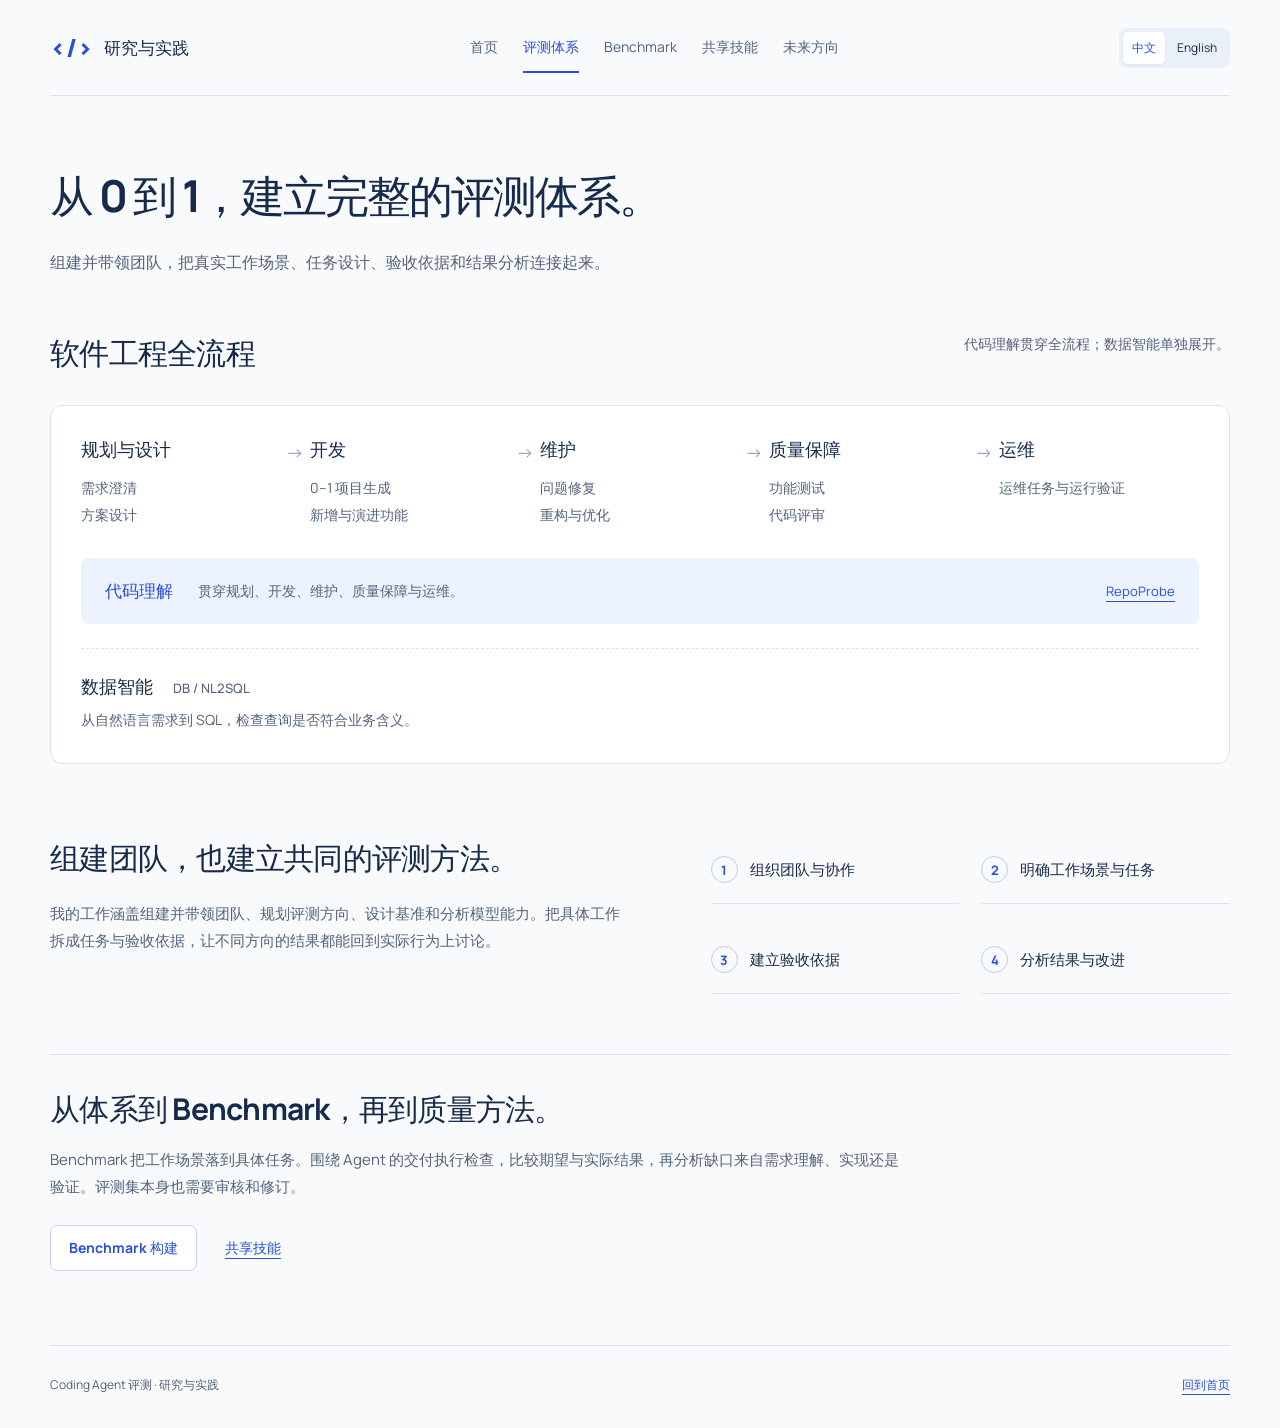
<file: system.html>
<!doctype html>
<html lang="zh-CN">
<head>
  <meta charset="utf-8">
  <meta name="viewport" content="width=device-width, initial-scale=1">
  <meta name="robots" content="noindex, nofollow, noarchive">
  <meta name="description" content="从 0 到 1 组建并带领团队，搭建完整 Coding Agent 评测体系，分享 Benchmark、评测集审核方法与后续研究方向。">
  <meta name="theme-color" content="#f8fafc">
  <title>体系搭建 | 研究与实践</title>
  <link rel="icon" href="assets/favicon.svg" type="image/svg+xml">
  <link rel="stylesheet" href="assets/fonts.css">
  <link rel="stylesheet" href="styles.css?v=ddbe767b2425">
  <script src="content.js?v=cb17f337726a" defer></script>
  <script type="module" src="app.js?v=b49cee887493"></script>
</head>
<body data-page="system">
  <div id="site-header"><a class="skip-link" href="#main">跳到内容</a><header class="site-header wrap"><a class="wordmark" href="index.html"><span class="brand-symbol" aria-hidden="true">&lt;/&gt;</span>研究与实践</a><nav aria-label="主导航"><a href="index.html" >首页</a><a href="system.html" aria-current="page">评测体系</a><a href="benchmarks.html" >Benchmark</a><a href="skills.html" >共享技能</a><a href="future.html" >未来方向</a></nav><div class="language-switch" role="group" aria-label="选择语言"><button data-lang="zh" lang="zh-CN" aria-pressed="true">中文</button><button data-lang="en" lang="en" aria-pressed="false">English</button></div></header></div>
  <main id="main" class="wrap"><header class="page-intro"><h1>从 0 到 1，建立完整的评测体系。</h1><p class="lead">组建并带领团队，把真实工作场景、任务设计、验收依据和结果分析连接起来。</p></header><section class="coverage-section"><div class="section-heading"><h2>软件工程全流程</h2><p>代码理解贯穿全流程；数据智能单独展开。</p></div><div class="scope-map"><div class="lifecycle"><div class="scope-area"><h3>规划与设计</h3><ul><li>需求澄清</li><li>方案设计</li></ul><span class="flow-arrow" aria-hidden="true">→</span></div><div class="scope-area"><h3>开发</h3><ul><li>0–1 项目生成</li><li>新增与演进功能</li></ul><span class="flow-arrow" aria-hidden="true">→</span></div><div class="scope-area"><h3>维护</h3><ul><li>问题修复</li><li>重构与优化</li></ul><span class="flow-arrow" aria-hidden="true">→</span></div><div class="scope-area"><h3>质量保障</h3><ul><li>功能测试</li><li>代码评审</li></ul><span class="flow-arrow" aria-hidden="true">→</span></div><div class="scope-area"><h3>运维</h3><ul><li>运维任务与运行验证</li></ul></div></div><div class="understanding-band"><strong>代码理解</strong><p>贯穿规划、开发、维护、质量保障与运维。</p><a class="small-link" href="benchmarks.html#paper-repoprobe">RepoProbe</a></div><div class="domain-band"><div><h3>数据智能 <span>DB / NL2SQL</span></h3><p>从自然语言需求到 SQL，检查查询是否符合业务含义。</p></div></div></div></section><section class="section-space building-section"><div><h2>组建团队，也建立共同的评测方法。</h2><p>我的工作涵盖组建并带领团队、规划评测方向、设计基准和分析模型能力。把具体工作拆成任务与验收依据，让不同方向的结果都能回到实际行为上讨论。</p></div><ol class="building-list"><li><span class="sequence">1</span>组织团队与协作</li><li><span class="sequence">2</span>明确工作场景与任务</li><li><span class="sequence">3</span>建立验收依据</li><li><span class="sequence">4</span>分析结果与改进</li></ol></section><section class="next-section"><h2>从体系到 Benchmark，再到质量方法。</h2><p>Benchmark 把工作场景落到具体任务。围绕 Agent 的交付执行检查，比较期望与实际结果，再分析缺口来自需求理解、实现还是验证。评测集本身也需要审核和修订。</p><div class="inline-links"><a class="button" href="benchmarks.html?group=tencent">Benchmark 构建</a><a class="text-link" href="skills.html">共享技能</a></div></section></main>
  <div id="site-footer"><footer class="site-footer wrap"><p>Coding Agent 评测 · 研究与实践</p><a class="text-link" href="index.html">回到首页</a></footer></div>
</body>
</html>
</file>
<file: assets/fonts.css>
@font-face {
  font-family: 'Manrope';
  font-style: normal;
  font-weight: 400;
  font-display: swap;
  src: url(manrope-0.woff2) format('truetype');
}
@font-face {
  font-family: 'Manrope';
  font-style: normal;
  font-weight: 500;
  font-display: swap;
  src: url(manrope-1.woff2) format('truetype');
}
@font-face {
  font-family: 'Manrope';
  font-style: normal;
  font-weight: 600;
  font-display: swap;
  src: url(manrope-2.woff2) format('truetype');
}
@font-face {
  font-family: 'Manrope';
  font-style: normal;
  font-weight: 700;
  font-display: swap;
  src: url(manrope-3.woff2) format('truetype');
}
@font-face {
  font-family: 'Manrope';
  font-style: normal;
  font-weight: 800;
  font-display: swap;
  src: url(manrope-4.woff2) format('truetype');
}
</file>
<file: styles.css>
:root{--page:#f8fafc;--paper:#fff;--ink:#162b4b;--muted:#52647c;--line:#dce4ef;--blue:#294edb;--blue-soft:#edf2ff;--amber:#795018;--amber-line:#d9ba7b;--amber-soft:#fff4dc;--radius:12px;font-family:Manrope,"PingFang SC","Microsoft YaHei",sans-serif;color:var(--ink);background:var(--page);font-synthesis:none}
*{box-sizing:border-box}body{margin:0}a{color:inherit;text-underline-offset:5px}button{font:inherit;cursor:pointer}button,a{touch-action:manipulation}button:focus-visible,a:focus-visible,summary:focus-visible{outline:3px solid var(--blue);outline-offset:5px}button{color:inherit}p,ul,ol,h1,h2,h3,h4{margin:0}p{line-height:1.85;color:var(--muted)}h1,h2,h3,h4{font-weight:700;line-height:1.45}h1{font-size:clamp(32px,4.2vw,52px);letter-spacing:-.045em;white-space:pre-line;max-width:930px}h2{font-size:clamp(23px,2.4vw,30px);letter-spacing:-.025em}h3{font-size:20px}h4{font-size:18px}ul,ol{padding:0;list-style:none}[hidden]{display:none!important}.wrap{width:min(1180px,calc(100% - 88px));margin-inline:auto}.site-header{display:flex;align-items:center;justify-content:space-between;gap:30px;min-height:96px;border-bottom:1px solid var(--line)}.wordmark{display:inline-flex;align-items:center;gap:11px;white-space:nowrap;font-size:17px;font-weight:750;text-decoration:none}.brand-symbol{font-size:25px;color:var(--blue)}nav{display:flex;gap:25px;align-items:center}nav a{color:var(--muted);font-size:14px;white-space:nowrap;text-decoration:none;padding-block:14px;border-bottom:2px solid transparent}nav a[aria-current]{color:var(--blue);border-color:var(--blue);font-weight:750}.language-switch{display:flex;gap:3px;padding:4px;background:#eaf0f7;border-radius:8px}.language-switch button{border:0;background:transparent;font-size:12px;padding:7px 9px;border-radius:5px}.language-switch button[aria-pressed=true]{background:white;color:var(--blue);box-shadow:0 1px 3px #162b4b12}.skip-link{position:absolute;left:16px;top:-100px;padding:10px;background:white;z-index:20}.skip-link:focus{top:12px}.section-label{font-size:14px;font-weight:650;color:var(--blue);margin-bottom:18px}.lead{font-size:17px;max-width:790px;margin-top:25px}.home-intro{display:grid;grid-template-columns:minmax(0,1.55fr) minmax(260px,.75fr);gap:85px;padding:86px 0 68px;align-items:center}.home-intro h1{font-size:clamp(30px,3.5vw,46px)}.home-intro .lead{font-size:16px;max-width:670px}.experience{border-left:1px solid var(--line);padding-left:33px}.experience h2{font-size:14px;color:var(--muted);font-weight:600;margin-bottom:25px}.experience-item{position:relative;margin-bottom:27px}.experience-item:last-child{margin-bottom:0}.experience-item h3{font-size:17px;margin-bottom:7px}.experience-item p{font-size:14px;line-height:1.75}.experience-dot{position:absolute;left:-38px;top:8px;width:9px;height:9px;border-radius:50%;background:var(--blue);box-shadow:0 0 0 5px var(--page)}.experience-item:last-child .experience-dot{background:#8999b2}.small-link{display:inline-block;color:var(--blue);font-size:13px;margin-top:12px}.section-space{margin-top:72px}.section-heading{display:flex;justify-content:space-between;align-items:start;gap:40px;margin-bottom:30px}.section-heading h2{max-width:610px}.section-heading>p{max-width:470px;font-size:14px;line-height:1.8}.home-path{margin-top:0;padding-top:34px;border-top:1px solid var(--line)}.home-path .section-heading{display:block}.home-path .section-heading>p{max-width:none;margin-top:10px}.path-grid{display:grid;grid-template-columns:repeat(3,minmax(0,1fr));gap:36px}.path-item{position:relative;padding:27px 27px 24px;background:white;border:1px solid var(--line);border-radius:var(--radius);display:flex;flex-direction:column;align-items:start}.sequence{display:inline-flex;flex:none;align-items:center;justify-content:center;width:27px;height:27px;border:1px solid #bdccea;color:var(--blue);border-radius:50%;font-size:13px;font-weight:700}.path-item h3{margin:16px 0 12px;font-size:23px}.path-title{text-decoration:none}.path-title:hover{color:var(--blue)}.path-item p{font-size:14px;line-height:1.85;flex:1}.path-link{font-size:14px;color:var(--blue);margin-top:25px;text-decoration-thickness:1px}.path-item>.flow-arrow{right:-29px;top:50%}.flow-arrow{position:absolute;color:#8ba1c7;font-size:23px}.future-teaser{display:flex;align-items:center;justify-content:space-between;gap:50px;background:var(--blue-soft);padding:34px 40px;margin-top:48px;border-radius:var(--radius)}.future-teaser .section-label{margin-bottom:9px}.future-teaser h2{font-size:25px}.future-teaser p:not(.section-label){max-width:740px;font-size:14px;margin-top:10px}.button{display:inline-flex;justify-content:center;align-items:center;text-decoration:none;white-space:nowrap;border:1px solid #c5d1ef;border-radius:7px;padding:12px 18px;color:var(--blue);background:white;font-size:14px;font-weight:650}.button:hover{background:var(--blue);color:white;border-color:var(--blue)}.text-link{font-size:14px;color:var(--blue)}.site-footer{display:flex;justify-content:space-between;align-items:center;gap:25px;margin-top:74px;padding:28px 0 32px;border-top:1px solid var(--line);font-size:12px}.site-footer p{font-size:12px}.site-footer a{font-size:12px}.page-intro{padding:68px 0 54px}.page-intro h1{font-size:clamp(30px,3.6vw,44px)}.page-intro .lead{font-size:16px;max-width:820px;margin-top:20px}.scope-map{background:white;border:1px solid var(--line);border-radius:var(--radius);padding:30px}.lifecycle{display:grid;grid-template-columns:repeat(5,minmax(0,1fr));gap:29px}.scope-area{position:relative}.scope-area h3{font-size:18px;margin-bottom:13px}.scope-area li{font-size:14px;color:var(--muted);line-height:1.9}.scope-area .flow-arrow{right:-23px;top:4px;font-size:18px}.understanding-band{display:flex;gap:25px;align-items:center;margin-top:30px;padding:20px 24px;background:var(--blue-soft);border-radius:7px}.understanding-band strong{font-size:17px;white-space:nowrap;color:var(--blue)}.understanding-band p{font-size:14px;flex:1}.understanding-band .small-link{margin-top:0}.domain-band{border-top:1px dashed var(--line);margin-top:24px;padding-top:24px}.domain-band h3{font-size:18px}.domain-band h3 span{font-size:13px;font-weight:500;color:var(--muted);margin-left:16px}.domain-band p{font-size:14px;margin-top:8px}.building-section{display:grid;grid-template-columns:1.1fr 1fr;gap:90px}.building-section p{font-size:15px;margin-top:20px}.building-list{display:grid;grid-template-columns:1fr 1fr;gap:22px}.building-list li{font-size:15px;display:flex;align-items:center;gap:12px;padding:20px 0;border-bottom:1px solid var(--line)}.next-section{margin-top:60px;padding:32px 0 0;border-top:1px solid var(--line)}.next-section p{font-size:15px;max-width:850px;margin-top:15px}.inline-links{display:flex;align-items:center;gap:28px;margin-top:24px}.research-toolbar{display:flex;justify-content:space-between;align-items:center;gap:20px;margin-bottom:25px}.filters{display:flex;gap:6px}.filters button{padding:10px 15px;border-radius:6px;border:1px solid transparent;background:transparent;font-size:14px}.filters button span{font-size:11px;margin-left:10px;opacity:.65}.filters button[aria-pressed=true]{color:var(--blue);background:var(--blue-soft);border-color:#cfdbfd}.research-toolbar>p{font-size:13px}.paper{background:white;border:1px solid var(--line);border-radius:var(--radius);margin-bottom:22px;overflow:hidden;scroll-margin-top:25px}.paper-main{display:grid;grid-template-columns:260px 1fr;gap:45px;padding:30px 34px 25px}.paper-category{font-size:12px;margin-bottom:10px}.paper-identity h2{font-size:25px}.venue{display:inline-block;font-size:11px;background:#eaf3ed;color:#28603d;padding:4px 9px;border-radius:4px;margin-top:10px}.paper-links{display:flex;gap:16px;margin-top:18px}.paper-links a{font-size:12px;color:var(--muted)}.paper-summary h3{font-size:20px}.paper-summary>p{font-size:14px;margin-top:10px}.paper-summary .insight{padding-top:13px;margin-top:15px;border-top:1px solid var(--line);line-height:1.8;color:var(--ink)}.insight strong{display:block;font-size:11px;color:var(--blue);margin-bottom:4px}.case>summary{display:flex;justify-content:space-between;align-items:center;padding:15px 34px;border-top:1px solid var(--line);font-size:13px;font-weight:600;cursor:pointer;list-style:none;color:var(--blue)}.case>summary::-webkit-details-marker{display:none}.case>summary span{font-size:22px;font-weight:400}.case[open]>summary span{transform:rotate(45deg)}.case>summary:hover{background:#f6f8ff}.case-content{background:#f6f8fc;border-top:1px solid var(--line);padding:25px 34px}.case-origin{font-size:12px}.case-request{margin:20px 0 25px}.case-request strong{font-size:12px;color:var(--muted)}.case-request p{font-size:17px;color:var(--ink);margin-top:6px;font-weight:650}.case-steps{display:grid;grid-template-columns:repeat(3,minmax(0,1fr));gap:30px}.case-steps li{border-top:2px solid #cdd8f2;padding-top:18px}.case-steps li:last-child{border-color:var(--amber-line)}.case-steps .sequence{width:23px;height:23px;font-size:11px;margin-bottom:12px}.case-steps h4{font-size:16px;line-height:1.6}.case-steps p{font-size:14px;margin-top:10px}.case-conclusion{display:flex;gap:35px;align-items:center;justify-content:space-between;border-top:1px solid var(--line);padding-top:20px;margin-top:25px}.case-conclusion p{font-size:13px}.case-conclusion strong{color:var(--ink);margin-right:10px}.case-conclusion a{white-space:nowrap;font-size:12px;color:var(--blue)}.flow-meta{display:flex;align-items:center;justify-content:space-between;gap:20px;margin-bottom:22px}.flow-meta>p{font-size:12px}.legend{display:flex;gap:20px}.owner-label{display:inline-flex;align-items:center;gap:7px;font-size:11px;font-weight:650;color:var(--blue)}.owner-label:before{content:'';width:7px;height:7px;background:currentColor;border-radius:2px}.owner-label.human{color:var(--amber)}.review-flow{display:grid;grid-template-columns:repeat(6,minmax(0,1fr));gap:22px}.review-flow>li{position:relative;display:flex}.review-flow .flow-arrow{right:-19px;top:44%;font-size:18px}.flow-node{display:block;width:100%;text-align:left;border:1px solid #c7d5f5;background:var(--blue-soft);border-radius:9px;padding:15px 15px 20px;position:relative;min-height:150px}.flow-node.human{background:var(--amber-soft);border-color:var(--amber-line)}.flow-node-top{display:flex;align-items:center;gap:9px;margin-bottom:16px}.flow-node-top>span:last-child{font-size:10px;color:var(--blue);line-height:1.5}.human .flow-node-top>span:last-child{color:var(--amber)}.flow-node .sequence{width:22px;height:22px;font-size:11px}.flow-node.human .sequence{border-color:var(--amber-line);color:var(--amber)}.flow-node strong{display:block;font-size:16px;line-height:1.65}.flow-node[aria-pressed=true]{outline:2px solid var(--blue);outline-offset:3px}.flow-node.human[aria-pressed=true]{outline-color:var(--amber)}.review-loop{margin:23px 0 25px 51%;padding-top:10px;display:flex;gap:12px;align-items:center;border-top:1px dashed var(--amber-line);color:var(--amber);position:relative}.review-loop:after{content:'';width:0;height:0;border-top:5px solid transparent;border-bottom:5px solid transparent;border-right:7px solid var(--amber-line);position:absolute;left:0;top:-6px}.review-loop>span{font-size:20px}.review-loop button{background:transparent;border:0;padding:3px 0;text-align:left;font-size:12px;color:var(--amber);line-height:1.6;text-decoration:underline;text-underline-offset:4px}.handoff-panel{display:grid;grid-template-columns:1fr 1.55fr;gap:45px;background:white;border:1px solid var(--line);border-left:4px solid var(--blue);border-radius:9px;padding:27px 30px;min-height:277px}.handoff-panel.human{border-left-color:var(--amber)}.handoff-heading h3{margin-top:12px;font-size:22px}.handoff-heading p{font-size:14px;margin-top:12px}.handoff-content{display:grid;gap:15px;margin:0}.handoff-content>div{display:grid;grid-template-columns:90px 1fr;gap:18px}.handoff-content dt{font-size:12px;color:var(--muted);padding-top:3px}.handoff-content dd{font-size:14px;line-height:1.8;margin:0}.flow-note{font-size:12px;margin-top:12px}.principles-grid{display:grid;grid-template-columns:repeat(3,1fr);gap:40px;margin-top:27px}.principles-grid article{border-top:1px solid var(--line);padding-top:22px}.principles-grid h3{font-size:18px}.principles-grid p{font-size:14px;margin-top:10px}.outputs-section{margin-top:48px;padding:30px;background:var(--blue-soft);border-radius:var(--radius)}.outputs-section h2{font-size:23px}.outputs-section>p{font-size:14px;max-width:900px;margin-top:14px}.output-tags{display:flex;flex-wrap:wrap;gap:10px;margin-top:22px}.output-tags span{font-size:12px;padding:7px 12px;border:1px solid #cbd8f6;border-radius:5px;background:white}.directions-grid{display:grid;grid-template-columns:1fr 1fr;gap:50px}.direction{border-top:2px solid #9ab0f1;padding-top:25px}.direction-label{font-size:15px;color:var(--blue);margin-bottom:12px}.direction h2{font-size:25px}.direction>p:not(.direction-label){font-size:15px;margin-top:18px}.direction ul{margin-top:25px}.direction li{font-size:14px;color:var(--ink);line-height:1.9;padding:15px 0;border-top:1px solid var(--line)}.working-flow{display:grid;grid-template-columns:repeat(5,1fr);gap:28px;background:white;border:1px solid var(--line);border-radius:var(--radius);padding:25px}.working-flow li{position:relative}.working-flow h3{font-size:17px;margin-top:15px}.working-flow p{font-size:13px;margin-top:9px}.working-flow .flow-arrow{right:-23px;top:50%;font-size:18px}.working-loop{text-align:right;font-size:12px;margin-top:14px}.working-loop span{margin-right:10px;font-size:19px}.foundation{display:flex;align-items:center;gap:30px;margin-top:25px;padding:20px 25px;background:var(--blue-soft);border-radius:7px}.foundation strong{white-space:nowrap;font-size:15px;color:var(--blue)}.foundation p{font-size:14px}html:lang(en) .review-flow{gap:18px}html:lang(en) .flow-node{padding-inline:12px}html:lang(en) .flow-node strong{font-size:14px;line-height:1.5}html:lang(en) .flow-node-top{gap:6px}html:lang(en) .flow-node-top>span:last-child{font-size:9px}html:lang(en) nav{gap:18px}html:lang(en) nav a{font-size:12px}html:lang(en) .wordmark{font-size:15px}html:lang(en) .home-intro h1{font-size:43px}
@media(min-width:1450px){.home-intro{padding-top:100px}}@media(max-width:1100px){.wrap{width:calc(100% - 64px)}.site-header{gap:16px}nav{gap:16px}nav a{font-size:13px}.wordmark{font-size:15px}.home-intro{gap:45px}.home-intro h1{font-size:36px}.path-grid{gap:26px}.path-item{padding:23px}.path-item>.flow-arrow{right:-23px;font-size:18px}.review-flow{gap:17px}.flow-node{padding:12px 10px 16px}.flow-node strong{font-size:15px}.flow-node-top{gap:5px}.flow-node-top>span:last-child{font-size:9px}.review-flow .flow-arrow{right:-15px;font-size:15px}.flow-node-top .sequence{width:19px;height:19px}.handoff-panel{gap:30px}.paper-main{grid-template-columns:220px 1fr;gap:30px}.section-heading{gap:30px}.building-section{gap:40px}html:lang(en) .site-header{flex-wrap:wrap;padding-block:18px}html:lang(en) .site-header nav{order:3;width:100%;justify-content:center}html:lang(en) .home-intro h1{font-size:36px}}
@media(max-width:800px){.wrap{width:calc(100% - 40px)}.site-header{flex-wrap:wrap;padding-top:18px;gap:14px;min-height:90px}.site-header nav{order:3;width:100%;justify-content:space-between;gap:8px;overflow-x:auto}nav a{padding-top:6px;padding-bottom:12px}.language-switch{margin-left:auto}.home-intro{grid-template-columns:1fr;padding:44px 0 36px;gap:32px}.home-intro h1{font-size:34px;max-width:600px}.home-intro .lead{max-width:600px}.experience{display:grid;grid-template-columns:1fr 1fr;gap:22px;border-left:0;border-top:1px solid var(--line);padding:22px 0 0}.experience h2{grid-column:1/-1;margin-bottom:0}.experience-item{margin:0;padding-left:17px}.experience-dot{left:0;top:8px;box-shadow:none;width:6px;height:6px}.home-path{padding-top:24px}.section-heading{display:block;margin-bottom:25px}.section-heading>p{margin-top:12px;max-width:none}.path-grid{gap:16px}.path-item{padding:20px 18px}.path-item h3{font-size:20px}.path-item p{font-size:13px}.path-item>.flow-arrow{right:-15px;font-size:15px}.future-teaser{padding:25px;gap:22px;align-items:start;flex-direction:column}.page-intro{padding:44px 0 35px}.page-intro h1{font-size:34px}.scope-map{padding:22px}.lifecycle{grid-template-columns:repeat(3,1fr);gap:25px}.scope-area .flow-arrow{display:none}.understanding-band{flex-wrap:wrap;gap:10px 20px;padding:20px}.understanding-band p{flex:1 1 60%}.building-section{grid-template-columns:1fr;gap:20px}.paper-main{grid-template-columns:180px 1fr;padding:25px;gap:25px}.case>summary{padding:14px 25px}.case-content{padding:22px 25px}.case-steps{gap:20px}.review-flow{display:grid;grid-template-columns:1fr;gap:24px}.review-flow>li{display:block}.flow-node{padding:14px 20px;min-height:0;display:flex;align-items:center;gap:20px}.flow-node-top{margin:0;flex:0 0 180px;gap:10px}.flow-node-top>span:last-child{font-size:11px}.flow-node strong{font-size:16px}.review-flow .flow-arrow{top:auto;bottom:-25px;right:auto;left:30px;transform:rotate(90deg);font-size:19px}.review-loop{margin:27px 0 22px}.handoff-panel{grid-template-columns:1fr;min-height:0;gap:24px;padding:25px}.flow-meta{align-items:start}.legend{flex-direction:column;gap:7px}.principles-grid{gap:25px}.section-space{margin-top:48px}.directions-grid{gap:30px}.working-flow{grid-template-columns:1fr;gap:26px}.working-flow li{padding-left:42px}.working-flow .sequence{position:absolute;left:0;top:0}.working-flow h3{margin-top:0}.working-flow p{margin-top:4px}.working-flow .flow-arrow{left:5px;top:auto;bottom:-26px;right:auto;transform:rotate(90deg)}.foundation{gap:15px;align-items:start;flex-direction:column}html:lang(en) .flow-node-top>span:last-child{font-size:11px}html:lang(en) .flow-node{padding:14px 20px}html:lang(en) .flow-node strong{font-size:16px}html:lang(en) .site-header nav{justify-content:space-between}html:lang(en) nav a{font-size:11px}}
@media(max-width:560px){.wrap{width:calc(100% - 36px)}h1,.page-intro h1{font-size:29px}.home-intro h1{font-size:30px}.section-label{font-size:12px;margin-bottom:14px}.lead,.home-intro .lead,.page-intro .lead{font-size:14px;line-height:1.9}.site-header{gap:10px}.wordmark{font-size:14px}.brand-symbol{font-size:21px}.language-switch button{font-size:11px;padding:6px 7px}nav a{font-size:12px}.home-intro{padding-top:34px}.experience{grid-template-columns:1fr;gap:22px}.experience-item h3{font-size:15px}.experience-item p{font-size:13px}.experience h2{font-size:12px}.path-grid{grid-template-columns:1fr;gap:25px}.path-item{display:grid;grid-template-columns:27px 1fr;column-gap:14px;padding:23px}.path-item .sequence{grid-column:1;grid-row:1}.path-item h3{grid-column:2;grid-row:1;margin:0 0 12px;font-size:21px}.path-item p,.path-item .path-link{grid-column:2}.path-item p{font-size:14px}.path-item .path-link{margin-top:15px}.path-item>.flow-arrow{top:auto;bottom:-26px;left:27px;right:auto;transform:rotate(90deg);font-size:20px}.future-teaser{margin-top:30px;padding:24px}.future-teaser h2{font-size:22px}.site-footer{margin-top:45px;align-items:start;gap:20px}.site-footer p{max-width:220px;font-size:11px;line-height:1.6}.site-footer a{white-space:nowrap;font-size:11px}.section-heading h2{font-size:23px}.section-heading>p{font-size:13px}.lifecycle{grid-template-columns:1fr 1fr;gap:23px 16px}.scope-area h3{font-size:16px}.scope-area li{font-size:12px}.scope-map{padding:20px}.understanding-band{padding:16px;margin-top:25px}.understanding-band strong{font-size:15px}.understanding-band p{flex:1 1 100%;font-size:12px}.domain-band h3{font-size:16px}.domain-band h3 span{font-size:12px}.domain-band p{font-size:12px}.building-list{grid-template-columns:1fr;gap:0}.building-list li{padding:16px 0}.building-section p,.next-section p{font-size:14px}.filters{gap:2px}.filters button{padding:8px 10px;font-size:12px}.filters button span{margin-left:7px;font-size:10px}.research-toolbar>p{font-size:11px}.paper-main{grid-template-columns:1fr;padding:23px;gap:22px}.paper-identity h2{font-size:25px}.paper-category{font-size:11px;margin-bottom:6px}.paper-links{margin-top:12px}.paper-summary h3{font-size:19px}.paper-summary>p{font-size:13px}.case>summary{padding:13px 23px;font-size:12px}.case-content{padding:20px 23px}.case-origin{font-size:11px}.case-request p{font-size:15px}.case-steps{grid-template-columns:1fr;gap:22px}.case-steps li{position:relative;padding-left:34px;padding-top:16px}.case-steps .sequence{position:absolute;left:0;top:17px;width:22px;height:22px}.case-steps h4{font-size:16px}.case-steps p{font-size:13px}.case-conclusion{align-items:start;flex-direction:column;gap:14px}.case-conclusion p{font-size:12px}.flow-meta{flex-direction:column;gap:12px}.legend{flex-direction:row;gap:18px}.review-flow{gap:22px}.flow-node{align-items:start;flex-direction:column;gap:10px;padding:16px 20px}.flow-node-top{flex-basis:auto;gap:9px}.flow-node-top>span:last-child{font-size:10px}.flow-node strong{font-size:17px}.review-flow .flow-arrow{bottom:-23px}.handoff-content>div{grid-template-columns:1fr;gap:4px}.handoff-panel{padding:22px;gap:20px}.handoff-heading h3{font-size:20px}.handoff-heading p,.handoff-content dd{font-size:13px}.handoff-content dt{font-size:11px}.flow-note{font-size:11px}.principles-grid{grid-template-columns:1fr;gap:20px;margin-top:20px}.principles-grid article{padding-top:17px}.principles-grid h3{font-size:17px}.principles-grid p{font-size:13px;margin-top:7px}.outputs-section{padding:23px;margin-top:35px}.outputs-section h2{font-size:21px}.outputs-section>p{font-size:13px}.output-tags{gap:8px}.output-tags span{font-size:11px}.directions-grid{grid-template-columns:1fr;gap:30px}.direction h2{font-size:23px}.direction>p:not(.direction-label),.direction li{font-size:14px}.direction-label{font-size:13px}.working-loop{font-size:11px;text-align:left}.foundation p{font-size:13px}html:lang(en) .home-intro h1{font-size:32px}html:lang(en) .site-header nav{gap:16px;justify-content:start}html:lang(en) .flow-node-top>span:last-child{font-size:10px}html:lang(en) .flow-node strong{font-size:17px}html:lang(en) .flow-node{padding:16px 20px}}
@media(prefers-reduced-motion:no-preference){a,button,summary{transition:background-color .15s,color .15s}html{scroll-behavior:smooth}}@media print{.language-switch,.filters,.site-header nav{display:none}.wrap{width:100%}body{background:white}.case-content{background:white}.page-intro{padding:20px 0}.paper{break-inside:avoid}.site-footer{margin-top:30px}}

.mobile-flow-back{display:none}.handoff-panel{scroll-margin-top:20px}@media(max-width:800px){.mobile-flow-back{display:inline-block;font-size:12px;color:var(--blue);margin-top:14px}}

.quality-cases .deep-intro{font-size:15px;max-width:780px;line-height:1.85}.deep-case-list{display:grid;gap:20px}.deep-case{background:white;border:1px solid var(--line);border-radius:10px;scroll-margin-top:24px;overflow:hidden}.deep-case>summary{display:grid;grid-template-columns:1fr auto;gap:10px 24px;padding:26px 30px;cursor:pointer;list-style:none}.deep-case>summary::-webkit-details-marker{display:none}.deep-case>summary:focus-visible{outline:3px solid var(--blue);outline-offset:-5px}.deep-case-tag{grid-column:1;font-size:11px;font-weight:650;letter-spacing:.04em;color:var(--blue)}.deep-case h3{grid-column:1;font-size:23px;line-height:1.55}.deep-case>summary>p{grid-column:1;max-width:800px;font-size:14px}.deep-case-action{grid-column:2;grid-row:1/4;align-self:center;display:flex;align-items:center;gap:17px;font-size:12px;white-space:nowrap;color:var(--blue)}.deep-case-action>span{font-size:25px;font-weight:400}.deep-case[open] .deep-case-action>span{transform:rotate(45deg)}.deep-case[open]>summary{background:#f4f7ff;border-bottom:1px solid var(--line)}.deep-case-content{padding:28px 30px 25px}.deep-request{display:grid;grid-template-columns:120px 1fr;gap:24px;padding-bottom:25px;border-bottom:1px solid var(--line)}.deep-request>strong{font-size:12px;color:var(--muted);padding-top:3px}.deep-request p{font-size:14px;color:var(--ink)}.deep-steps{display:grid;gap:26px;margin:27px 0;list-style:none;padding:0}.deep-steps>li{display:grid;grid-template-columns:28px 1fr;gap:17px}.deep-steps .sequence{margin-top:1px}.deep-steps h4{font-size:18px;line-height:1.6;margin:0}.deep-steps h4+p{font-size:14px;margin-top:8px;line-height:1.9}.review-probes{border:1px solid var(--line);border-radius:7px;margin-top:19px;overflow:hidden}.probe-row{display:grid;grid-template-columns:1fr 2.3fr;gap:24px;padding:17px 20px;background:#fafbfd}.probe-row+.probe-row{border-top:1px solid var(--line)}.probe-row h5{font-size:13px;line-height:1.8;margin:0;font-weight:600}.probe-row dl{display:grid;grid-template-columns:1fr 1fr;gap:24px;margin:0}.probe-row dt{font-size:10px;color:var(--muted);margin-bottom:5px}.probe-row dd{font-size:13px;line-height:1.8;margin:0;color:var(--ink)}.probe-row dl>div:last-child{border-left:1px solid var(--line);padding-left:18px}.deep-decision{background:var(--blue-soft);border-left:3px solid #8fa9eb;padding:17px 20px;display:grid;grid-template-columns:100px 1fr;gap:20px}.deep-decision>strong{font-size:12px;color:var(--blue);padding-top:2px}.deep-decision>p{font-size:14px;color:var(--ink)}.deep-boundary{font-size:12px;margin-top:15px;line-height:1.85;max-width:940px}@media(max-width:800px){.deep-case>summary{padding:23px;grid-template-columns:1fr}.deep-case-action{grid-column:1;grid-row:auto;justify-self:start;gap:14px}.deep-case h3{font-size:21px}.deep-case-content{padding:23px}.deep-request{grid-template-columns:1fr;gap:8px}.probe-row{grid-template-columns:1fr;gap:10px}.deep-decision{grid-template-columns:1fr;gap:8px}}@media(max-width:560px){.quality-cases .deep-intro{font-size:14px}.deep-case>summary{padding:21px}.deep-case h3{font-size:21px}.deep-case>summary>p{font-size:13px}.deep-case-content{padding:21px}.deep-request p,.deep-steps h4+p,.deep-decision>p{font-size:13px}.deep-steps>li{grid-template-columns:23px 1fr;gap:10px}.deep-steps .sequence{width:23px;height:23px;font-size:11px}.deep-steps h4{font-size:17px}.review-probes{margin-left:-33px}.probe-row{padding:15px}.probe-row dl{grid-template-columns:1fr;gap:10px}.probe-row dl>div:last-child{border-left:0;padding-left:0}.deep-boundary{font-size:11px}.deep-decision{padding:16px}}

.quality-overview{display:grid;grid-template-columns:1fr 1fr;gap:48px;margin-bottom:48px;padding-bottom:30px;border-bottom:1px solid var(--line)}.quality-overview h2{font-size:21px}.quality-overview p{font-size:14px;margin-top:10px;max-width:510px}@media(max-width:560px){.quality-overview{grid-template-columns:1fr;gap:22px;margin-bottom:32px;padding-bottom:26px}.quality-overview h2{font-size:19px}.quality-overview p{font-size:13px;margin-top:7px}}
.quality-case{margin-top:8px}.quality-case-heading{margin-bottom:24px}.quality-case-heading>p{font-size:12px;margin-top:10px}.quality-task{display:grid;grid-template-columns:1fr 1.1fr;gap:35px;padding:24px 28px;background:var(--blue-soft);border:1px solid #d4dff7;border-radius:10px;margin-bottom:25px;align-items:center}.quality-task-prompt>strong{font-size:12px;color:var(--blue)}.quality-task-prompt>p{font-size:14px;color:var(--ink);margin-top:10px}.quality-task-data{display:grid;grid-template-columns:auto 25px auto;gap:14px;align-items:center}.quality-task-data>div>span{font-size:11px;color:var(--muted)}.quality-task-data pre{font-family:ui-monospace,SFMono-Regular,Consolas,monospace;font-size:12px;line-height:1.75;margin:9px 0 0;white-space:pre-wrap;overflow-wrap:anywhere;color:var(--ink)}.data-arrow{color:var(--blue);font-size:21px}.quality-outcomes{display:grid;grid-template-columns:repeat(3,minmax(0,1fr));gap:24px}.quality-outcome{background:white;border:1px solid var(--line);border-top:3px solid #bc9860;border-radius:7px;padding:24px}.quality-outcome.agent{border-top-color:#6f91d6}.quality-outcome.miss{border-top-color:#a68ebc}.outcome-tag{display:inline-block;padding:4px 8px;border-radius:4px;font-size:11px;color:var(--amber);background:var(--amber-soft);font-weight:650}.agent .outcome-tag{color:#315ba9;background:#edf2ff}.miss .outcome-tag{color:#73528d;background:#f1eafa}.quality-outcome h3{font-size:18px;line-height:1.65;margin-top:14px;min-height:60px}.quality-outcome dl{display:grid;gap:17px;margin:20px 0 0}.quality-outcome dt{font-size:11px;color:var(--muted);margin-bottom:6px}.quality-outcome dd{font-size:13px;line-height:1.85;color:var(--ink);margin:0}.quality-outcome dl>div:last-child{border-top:1px solid var(--line);padding-top:16px}.counterexample-insight{font-size:15px;font-weight:650;color:var(--blue);margin-top:24px;padding-left:16px;border-left:3px solid #9ab1f2;line-height:1.85}.quality-flow .flow-node{min-height:193px;display:flex;flex-direction:column;align-items:stretch}.flow-node-brief{display:block;font-size:11px;line-height:1.7;color:var(--muted);margin-top:auto;padding-top:14px}.quality-flow .handoff-panel{min-height:310px}.quality-flow .handoff-content>div{grid-template-columns:85px 1fr;gap:16px}html:lang(en) .quality-flow .flow-node{min-height:224px}html:lang(en) .flow-node-brief{font-size:10px}@media(max-width:1000px){.quality-task{grid-template-columns:1fr;gap:20px}.quality-task-data{grid-template-columns:1fr 30px 1fr}.quality-outcomes{gap:16px}.quality-outcome{padding:20px}.quality-outcome h3{font-size:17px}}@media(max-width:800px){.quality-outcomes{grid-template-columns:1fr}.quality-outcome{display:grid;grid-template-columns:1fr 2.2fr;gap:10px 24px}.quality-outcome .outcome-tag{grid-column:1;justify-self:start;align-self:start}.quality-outcome h3{grid-column:1;margin-top:0;min-height:0;align-self:start}.quality-outcome dl{grid-column:2;grid-row:1/3;margin:0}.quality-flow .flow-node,html:lang(en) .quality-flow .flow-node{min-height:0;display:block;padding:17px 20px}.quality-flow .flow-node-top{margin-bottom:12px}.flow-node-brief,html:lang(en) .flow-node-brief{font-size:12px;padding-top:8px}.quality-flow .handoff-panel{min-height:0}}@media(max-width:560px){.quality-case-heading>p{font-size:11px}.quality-task{padding:20px;gap:17px}.quality-task-prompt>p{font-size:13px}.quality-task-data{grid-template-columns:1fr;gap:10px}.quality-task-data pre{font-size:12px;margin-top:4px}.data-arrow{transform:rotate(90deg);justify-self:start;font-size:18px}.quality-outcome{display:block;padding:22px}.quality-outcome h3{font-size:18px;margin-top:12px;min-height:0}.quality-outcome dl{margin-top:18px;gap:15px}.quality-outcome dd{font-size:13px}.counterexample-insight{font-size:14px}.quality-flow .handoff-content>div{grid-template-columns:1fr;gap:4px}}

.judge-iteration{display:grid;grid-template-columns:.9fr 1.65fr;gap:36px;margin-top:30px;padding:25px 28px;border:1px dashed #b8c7dd;border-radius:9px;background:white}.judge-iteration .iteration-label{font-size:12px;margin-bottom:10px;color:var(--muted)}.judge-iteration h3{font-size:21px}.judge-iteration>div>p{font-size:14px}.judge-iteration>div>p+p{margin-top:12px}.judge-iteration .iteration-path{font-size:12px;color:var(--blue);margin-top:18px}@media(max-width:800px){.judge-iteration{grid-template-columns:1fr;gap:18px;padding:23px}.judge-iteration h3{font-size:20px}.judge-iteration>div>p{font-size:13px}}

.case-input{max-width:620px;margin-top:18px;padding:17px 20px;background:var(--blue-soft);border-radius:7px}.quality-cases{scroll-margin-top:24px}

.deep-example-heading{padding-bottom:24px;margin-bottom:24px;border-bottom:1px solid var(--line)}.deep-example-heading>p:first-child{font-size:11px;color:var(--blue);font-weight:650;margin-bottom:8px}.deep-example-heading h4{font-size:21px;line-height:1.6;margin:0}.deep-example-heading>p:last-child{font-size:14px;line-height:1.85;margin-top:9px;max-width:930px}@media(max-width:560px){.deep-example-heading h4{font-size:19px}.deep-example-heading>p:last-child{font-size:13px}}

.branch-map{margin-top:19px}.branch-map-label{font-size:11px;color:var(--muted);margin-bottom:10px}.speculative-branches{display:grid;grid-template-columns:1fr 1fr;gap:12px}.speculative-branches article{padding:15px 18px;background:#f6f8fd;border:1px solid var(--line);border-left:3px solid #91a9df;border-radius:6px}.speculative-branches h5{font-size:13px;line-height:1.7;margin:0;color:var(--ink)}.speculative-branches p{font-size:13px;line-height:1.85;margin-top:6px}@media(max-width:560px){.speculative-branches{grid-template-columns:1fr}.speculative-branches article{padding:13px 15px}.branch-map{margin-left:-33px}.branch-map-label{font-size:11px}}

.test-change{display:grid;grid-template-columns:1fr 1fr;gap:15px;margin-top:18px}.test-change>div{min-width:0;background:#f6f8fd;border:1px solid var(--line);border-radius:7px;padding:17px 20px}.test-change>div:last-child{background:#faf7fc;border-color:#e1d6e9}.test-change h5{font-size:12px;line-height:1.7;margin:0 0 10px;color:var(--muted)}.test-change pre{font-family:ui-monospace,SFMono-Regular,Consolas,monospace;font-size:13px;line-height:1.85;margin:0;white-space:pre-wrap;overflow-wrap:anywhere;color:var(--ink)}@media(max-width:800px){.test-change{grid-template-columns:1fr}}@media(max-width:560px){.test-change{margin-left:-33px}.test-change>div{padding:15px}.test-change pre{font-size:12px}}

.signal-path{font-size:13px;line-height:1.85;color:var(--blue);font-weight:600;padding:13px 16px;background:var(--blue-soft);border-radius:6px;margin-top:18px}@media(max-width:560px){.signal-path{margin-left:-33px;font-size:12px}}

.example-files{display:grid;grid-template-columns:repeat(3,minmax(0,1fr));gap:16px;margin:23px 0 0}.example-files>div{padding:16px 18px;background:#fafbfd;border:1px solid var(--line);border-radius:6px}.example-files dt{font-size:12px;font-weight:650;overflow-wrap:anywhere;color:var(--ink)}.example-files dd{font-size:12px;line-height:1.85;margin:7px 0 0;color:var(--muted)}.reproduction-evidence{margin-top:23px;padding:22px 24px;border:1px solid var(--line);border-radius:7px;background:#fafbfd}.reproduction-evidence h4{font-size:17px;margin:0}.reproduction-evidence>p{font-size:12px;margin-top:10px;line-height:1.85}.reproduction-environment{color:var(--blue)}.reproduction-details{margin-top:16px;border-top:1px solid var(--line);padding-top:15px}.reproduction-details>summary{font-size:13px;cursor:pointer;color:var(--blue)}.reproduction-details>div{padding-top:13px}.reproduction-details p{font-size:12px}.reproduction-links{display:flex;flex-wrap:wrap;gap:13px 24px;margin-top:12px;font-size:12px}.reproduction-links a,.reproduction-sources a{text-decoration:underline;text-underline-offset:3px}.reproduction-details pre{font-size:12px;font-family:ui-monospace,SFMono-Regular,Consolas,monospace;line-height:1.9;white-space:pre-wrap;overflow-wrap:anywhere;margin:15px 0 0;padding:14px 16px;background:var(--blue-soft);border-radius:5px;color:var(--ink)}@media(max-width:800px){.example-files{grid-template-columns:1fr;gap:10px}.example-files>div{padding:13px 16px}.reproduction-evidence{padding:18px}.reproduction-evidence h4{font-size:16px}}

@media(max-width:1050px){.test-change{grid-template-columns:1fr}}

.case-technical-details{margin-top:20px;border-top:1px solid var(--line);padding-top:18px}.case-technical-details>summary{color:var(--blue);font-size:13px;font-weight:600;cursor:pointer}.case-technical-details>div{padding-top:16px}.case-technical-details .review-probes{margin-top:22px}
</file>
